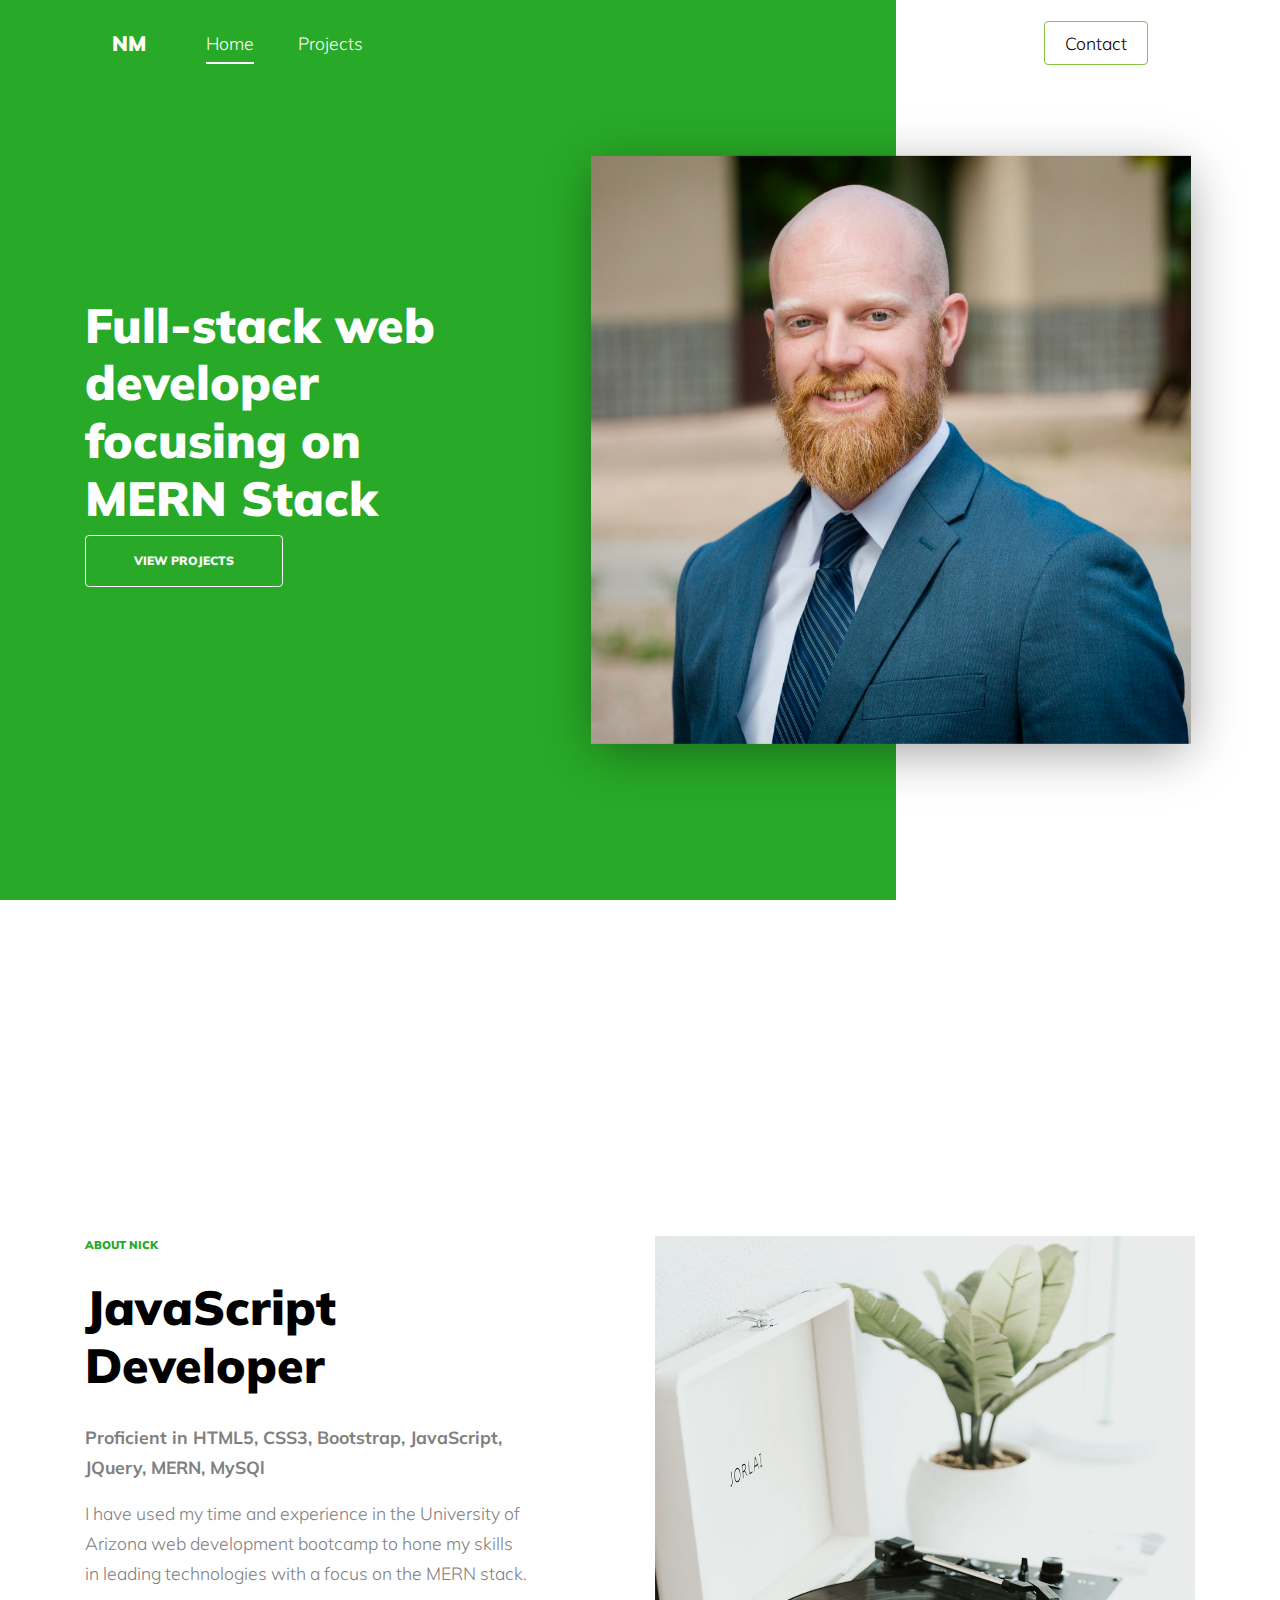
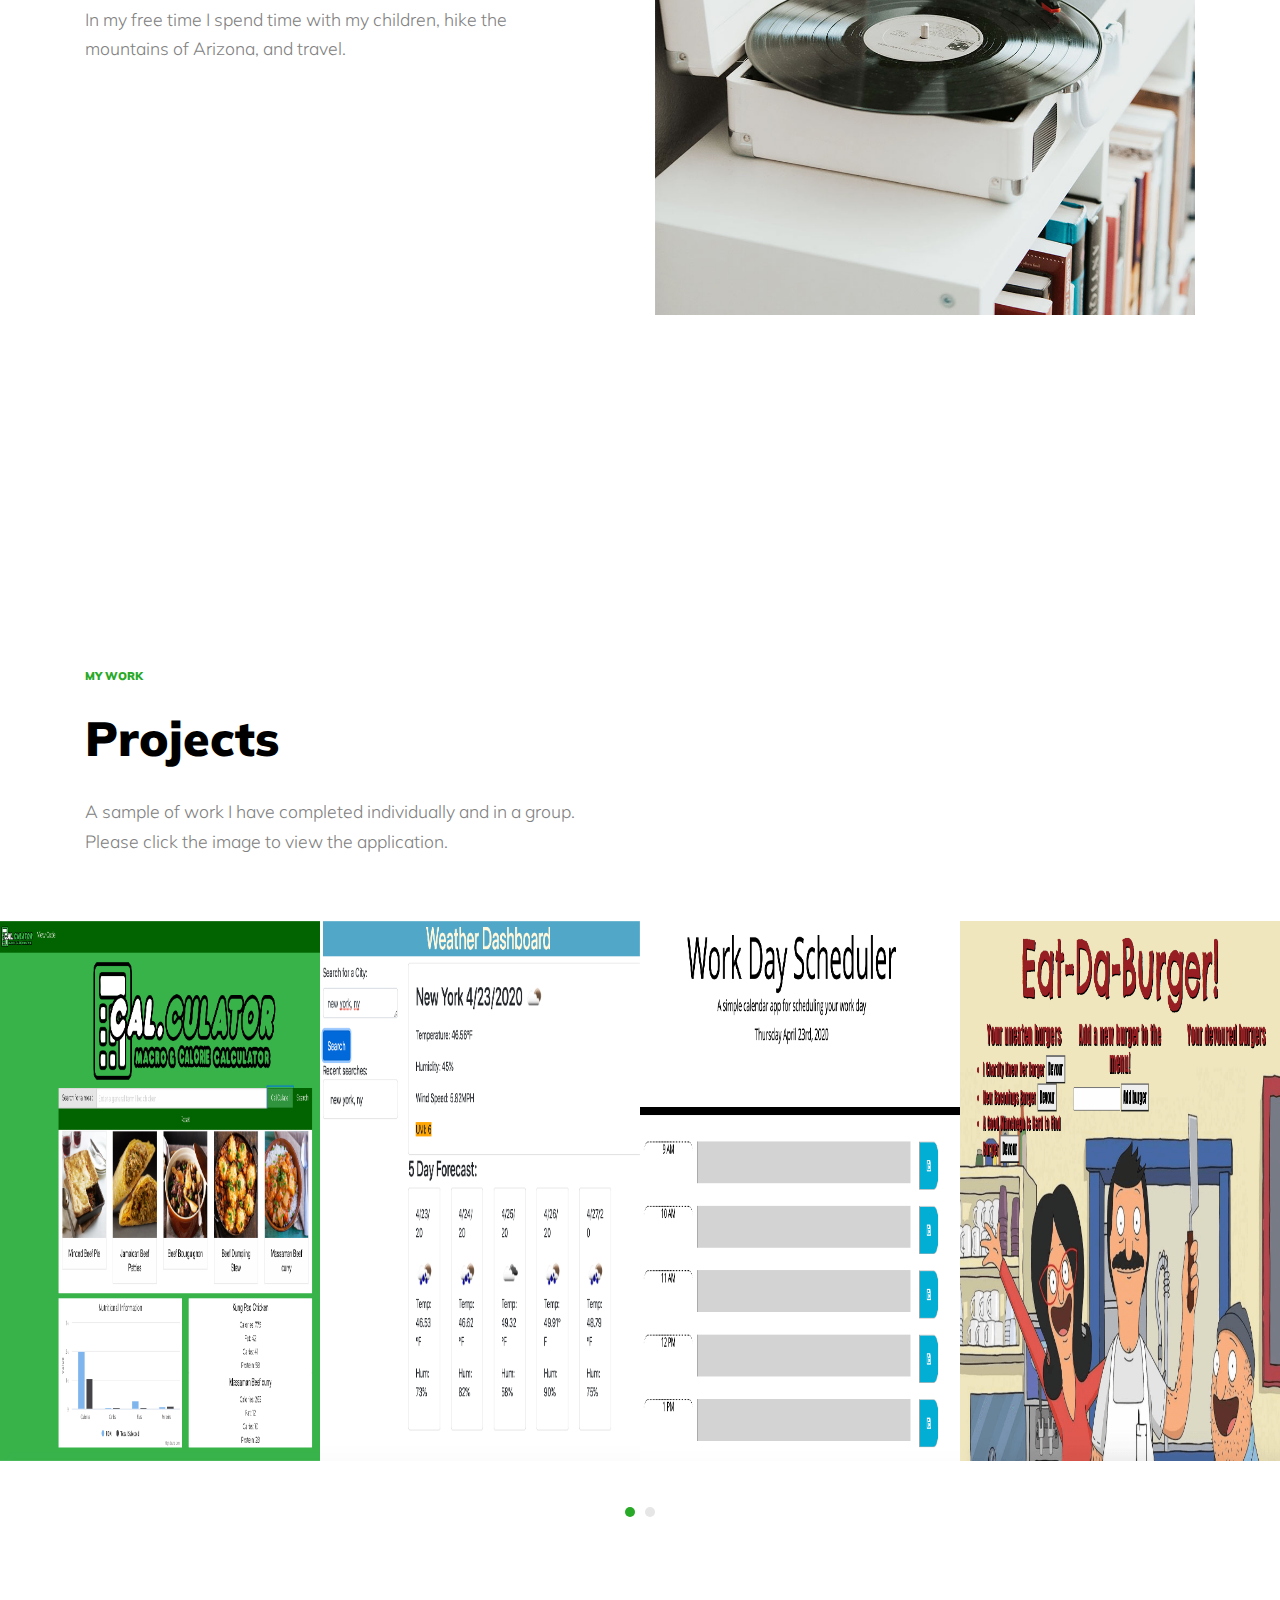
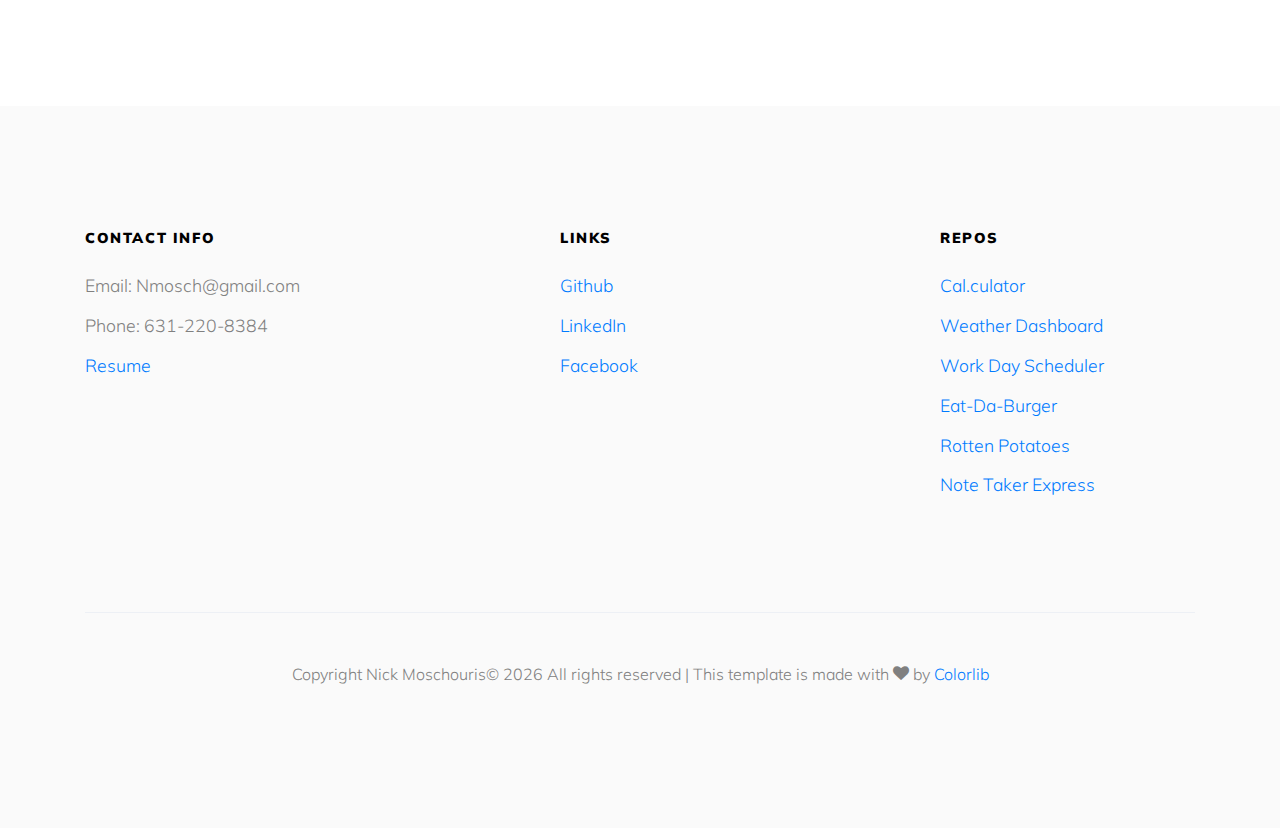
<file: index.html>
<!DOCTYPE html>
<html lang="en">

<head>
  <title>Nick Moschouris &mdash; Full Stack Web Developer</title>
  <meta charset="utf-8">
  <meta name="viewport" content="width=device-width, initial-scale=1, shrink-to-fit=no">
  <link href="https://fonts.googleapis.com/css?family=Muli:300,400,700,900" rel="stylesheet">
  <link rel="stylesheet" href="fonts/icomoon/style.css">
  <link rel="stylesheet" href="css/bootstrap.min.css">
  <link rel="stylesheet" href="css/jquery-ui.css">
  <link rel="stylesheet" href="css/owl.carousel.min.css">
  <link rel="stylesheet" href="css/owl.theme.default.min.css">
  <link rel="stylesheet" href="css/owl.theme.default.min.css">
  <link rel="stylesheet" href="css/jquery.fancybox.min.css">
  <link rel="stylesheet" href="css/bootstrap-datepicker.css">
  <link rel="stylesheet" href="fonts/flaticon/font/flaticon.css">
  <link rel="stylesheet" href="css/aos.css">
  <link rel="stylesheet" href="css/style.css">
</head>

<body data-spy="scroll" data-target=".site-navbar-target" data-offset="300">

  <div class="site-wrap">

    <div class="site-mobile-menu site-navbar-target">
      <div class="site-mobile-menu-header">
        <div class="site-mobile-menu-close mt-3">
          <span class="icon-close2 js-menu-toggle"></span>
        </div>
      </div>
      <div class="site-mobile-menu-body"></div>
    </div>

    <header class="site-navbar py-4 js-sticky-header site-navbar-target" role="banner">

      <div class="container-fluid">
        <div class="d-flex align-items-center">
          <div class="site-logo"><a href="index.html">NM</a></div>
          <div>
            <nav class="site-navigation position-relative text-right" role="navigation">
              <ul class="site-menu main-menu js-clone-nav mr-auto d-none d-lg-block">
                <li><a href="#home-section" class="nav-link">Home</a></li>
                <li><a href="#work-section" class="nav-link">Projects</a></li>

              </ul>
            </nav>
          </div>
          <div class="ml-auto">
            <nav class="site-navigation position-relative text-right" role="navigation">
              <ul class="site-menu main-menu site-menu-dark js-clone-nav mr-auto d-none d-lg-block">
                <li class="cta"><a href="#footer-section" class="nav-link"><span
                      class="rounded border border-success">Contact</span></a></li>
              </ul>
            </nav>
            <a href="#" class="d-inline-block d-lg-none site-menu-toggle js-menu-toggle text-black float-right"><span
                class="icon-menu h3"></span></a>
          </div>
        </div>
      </div>

    </header>

    <div class="intro-section" id="home-section">
      <div class="container">
        <div class="row align-items-center">
          <div class="col-lg-4 mr-auto" data-aos="fade-up">
            <h1>Full-stack web developer focusing on MERN Stack</h1>
            <!-- <p class="mb-5"></p> -->
            <p><a href="#work-section" class="btn btn-outline-light py-3 px-5">View Projects</a></p>

          </div>
          <div class="col-lg-2 ml-auto" data-aos="fade-up" data-aos-delay="100">
            <figure class="img-absolute">
              <img src="images/Prof_pic.jpg" alt="Image" class="img-fluid">
            </figure>
          </div>
        </div>
      </div>
    </div>


    <div class="site-section section-1">


      <div class="container">
        <div class="row">
          <div class="col-lg-5 mr-auto mb-5">

            <div class="mb-5">
              <span class="section-sub-title d-block">About Nick</span>
              <h2 class="section-title">JavaScript Developer</h2>
              <p id="tech">Proficient in HTML5, CSS3, Bootstrap, JavaScript, JQuery, MERN, MySQl</p>
              <p>I have used my time and experience in the University of Arizona web development bootcamp to hone my skills in leading technologies with a focus on the MERN stack.</p>
              <p>In my free time I spend time with my children, hike the mountains of Arizona, and travel.</p>
            </div>


          </div>

          <div class="col-lg-6">
            <div class="image-absolute-box">
              <div class="box" data-aos="fade-up">
                <div class="icon-wrap"><span class="flaticon-vector"></span></div>
                <h3>Value drives Success</h3>
                <blockquote>
                  <p>“Strive not to be a success, but rather to be of value.”</p><cite>- Albert Einstein</cite>
                </blockquote>
              </div>
              <img src="images/about_1.jpg" alt="Image" class="img-fluid">
            </div>
          </div>
        </div>
      </div>
    </div>

    <div class="site-section section-2" id="work-section">
      <div class="container">
        <div class="row">
          <div class="col-lg-6 mb-5">
            <span class="section-sub-title d-block">My Work</span>
            <h2 class="section-title">Projects</h2>
            <p>A sample of work I have completed individually and in a group. Please click the image to view the
              application.</p>
          </div>
        </div>

      </div>

      <div class="owl-carousel nonloop-block-13">

        <a class="work-thumb" href="https://nmosch.github.io/Cal.culator/" target="_blank">
          <div class="work-text">
            <h3>Cal.Culator</h3>
            <span class="category">JavaScript/AJAX/HighCharts/Foundation</span>
            <p class="category">A macronutrient calculating app focusing on fronte end technologies</p>
          </div>
          <img src="./images/Cal-Culator.png" alt="Image" class="img-fluid height">
        </a>

        <a class="work-thumb" href="https://nmosch.github.io/Weather-Dashboard/" target="_blank">
          <div class="work-text">
            <h3>Weather Dashboard</h3>
            <span class="category">JavaScript/AJAX/Local Storage</span>
            <p class="category">A front end app using AJAX to call third part API and return data to the client. Dynamically rendered page.</p>
          </div>
          <img src="images/WeatherDB.png" alt="Image" class="img-fluid height">
        </a>

        <a class="work-thumb" href="https://nmosch.github.io/Work-Day-Scheduluer/" target="_blank">
          <div class="work-text">
            <h3>Work Day Scheduler</h3>
            <span class="category">JavaScript/LocalStorage</span>
            <p class="category">A front end app using Local Storage for persistance.</p>
          </div>
          <img src="images/Scheduler.png" alt="Image" class="img-fluid height">
        </a>

        <a class="work-thumb" href="https://secret-beach-73679.herokuapp.com/" target="_blank">
          <div class="work-text">
            <h3>Eat-Da-Burger!</h3>
            <span class="category">Full Stack/Heroku</span>
            <p class="category">Application allows users to enter in their custom burger and "Devour it". Deployed to Heroku. Using MySQL and RESTful API.</p>
          </div>
          <img src="images/BB2.png" alt="Image" class="img-fluid height">
        </a>

        <a class="work-thumb" href="https://rotten-potatoes-vm3.herokuapp.com/login" target="_blank">
          <div class="work-text">
            <h3>Rotten Potatoes</h3>
            <span class="category">Full Stack/Node.js/MySQL/Express/chart.js</span>
            <p class="category">Full stack app completed with a team. My focus was back end using sequelize to query our database and return customized information to the client. RESTful API calls.</p>
            <p class="category">Please try for yourself!</p>
            <p class="category"> Username: Rottenpotatoes@test.com PW:1234</p>
          </div>
          <img src="images/RP2.png" alt="Image" class="img-fluid height">
        </a>

        <a class="work-thumb" href="https://nicks-note-taker.herokuapp.com/" target="_blank">
          <div class="work-text">
            <h3>Note Taker Express</h3>
            <span class="category">Node.js/Express</span>
            <p class="category">Full stack application focusing on CRUD operators when calling the database.</p>
          </div>
          <img src="images/Note_Taker.png" alt="Image" class="img-fluid height">
        </a>
      </div>

    </div>

    <!-- <div class="site-section" id="contact-section">
      <div class="container">

        <div class="row justify-content-center">
          <div class="col-md-7">

            <h2 class="section-title mb-3">Message Me</h2>
            <p class="mb-5">Please reach out with any questions. I'd be glad to hear from you.</p>

            <form method="post" data-aos="fade">
              <div class="form-group row">
                <div class="col-md-6 mb-3 mb-lg-0">
                  <input type="text" class="form-control" placeholder="First name">
                </div>
                <div class="col-md-6">
                  <input type="text" class="form-control" placeholder="Last name">
                </div>
              </div>

              <div class="form-group row">
                <div class="col-md-12">
                  <input type="text" class="form-control" placeholder="Subject">
                </div>
              </div>

              <div class="form-group row">
                <div class="col-md-12">
                  <input type="email" class="form-control" placeholder="Email">
                </div>
              </div>
              <div class="form-group row">
                <div class="col-md-12">
                  <textarea class="form-control" id="" cols="30" rows="10"
                    placeholder="Write your message here."></textarea>
                </div>
              </div>

              <div class="form-group row">
                <div class="col-md-6">

                  <input id="submitBtn" type="submit" class="btn py-3 px-5 btn-block" value="Send Message">
                </div>
              </div>
            </form>
          </div>
        </div>
      </div>
    </div> -->

    <footer class="footer-section" id="footer-section">
      <div class="container">
        <div class="row">
          <div class="col-md-4">
            <h3>Contact Info</h3>
            <ul class="list-unstyled footer-links">
              <li>Email: Nmosch@gmail.com</li>
              <li>Phone: 631-220-8384</li>
              <li><a href="./documents/Nicholas_Moschouris_Resume.pdf" target="_blank">Resume</a></li>
            </ul>
          </div>

          <div class="col-md-4 ml-auto">
            <h3>Links</h3>
            <ul class="list-unstyled footer-links">
              <li><a href="https://github.com/Nmosch" target="_blank">Github</a></li>
              <li><a href="https://www.linkedin.com/in/nicholas-moschouris" target="_blank">LinkedIn</a></li>
              <li><a href="https://www.facebook.com/nick.moschouris.7" target="_blank">Facebook</a></li>
            </ul>
          </div>

          <div class="col-md-3">
            <h3>Repos</h3>
            <ul class="list-unstyled footer-links">
              <li><a href="https://github.com/Nmosch/Cal.culator" target="_blank">Cal.culator</a></li>
              <li><a href="https://github.com/Nmosch/Weather-Dashboard" target="_blank">Weather Dashboard</a></li>
              <li><a href="https://github.com/Nmosch/Work-Day-Scheduluer" target="_blank">Work Day Scheduler</a></li>
              <li><a href="https://github.com/Nmosch/burger" target="_blank">Eat-Da-Burger</a></li>
              <li><a href="https://github.com/Nmosch/P2_Valar_Morghulis_Movie_Ranker" target="_blank">Rotten
                  Potatoes</a></li>
              <li><a href="https://github.com/Nmosch/Note_Taker" target="_blank">Note Taker Express</a></li>

            </ul>
          </div>

        </div>

        <div class="row pt-5 mt-5 text-center">
          <div class="col-md-12">
            <div class="border-top pt-5">
              <p>
                <!-- Link back to Colorlib can't be removed. Template is licensed under CC BY 3.0. -->
                Copyright Nick Moschouris&copy;
                <script>document.write(new Date().getFullYear());</script> All rights reserved | This template is made
                with <i class="icon-heart" aria-hidden="true"></i> by <a href="https://colorlib.com"
                  target="_blank">Colorlib</a>
                <!-- Link back to Colorlib can't be removed. Template is licensed under CC BY 3.0. -->
              </p>
            </div>
          </div>

        </div>
      </div>
    </footer>



  </div> <!-- .site-wrap -->

  <script src="js/jquery-3.3.1.min.js"></script>
  <script src="js/jquery-migrate-3.0.1.min.js"></script>
  <script src="js/jquery-ui.js"></script>
  <script src="js/popper.min.js"></script>
  <script src="js/bootstrap.min.js"></script>
  <script src="js/owl.carousel.min.js"></script>
  <script src="js/jquery.stellar.min.js"></script>
  <script src="js/jquery.countdown.min.js"></script>
  <script src="js/bootstrap-datepicker.min.js"></script>
  <script src="js/jquery.easing.1.3.js"></script>
  <script src="js/aos.js"></script>
  <script src="js/jquery.fancybox.min.js"></script>
  <script src="js/jquery.sticky.js"></script>
  <script src="js/main.js"></script>

</body>

</html>
</file>
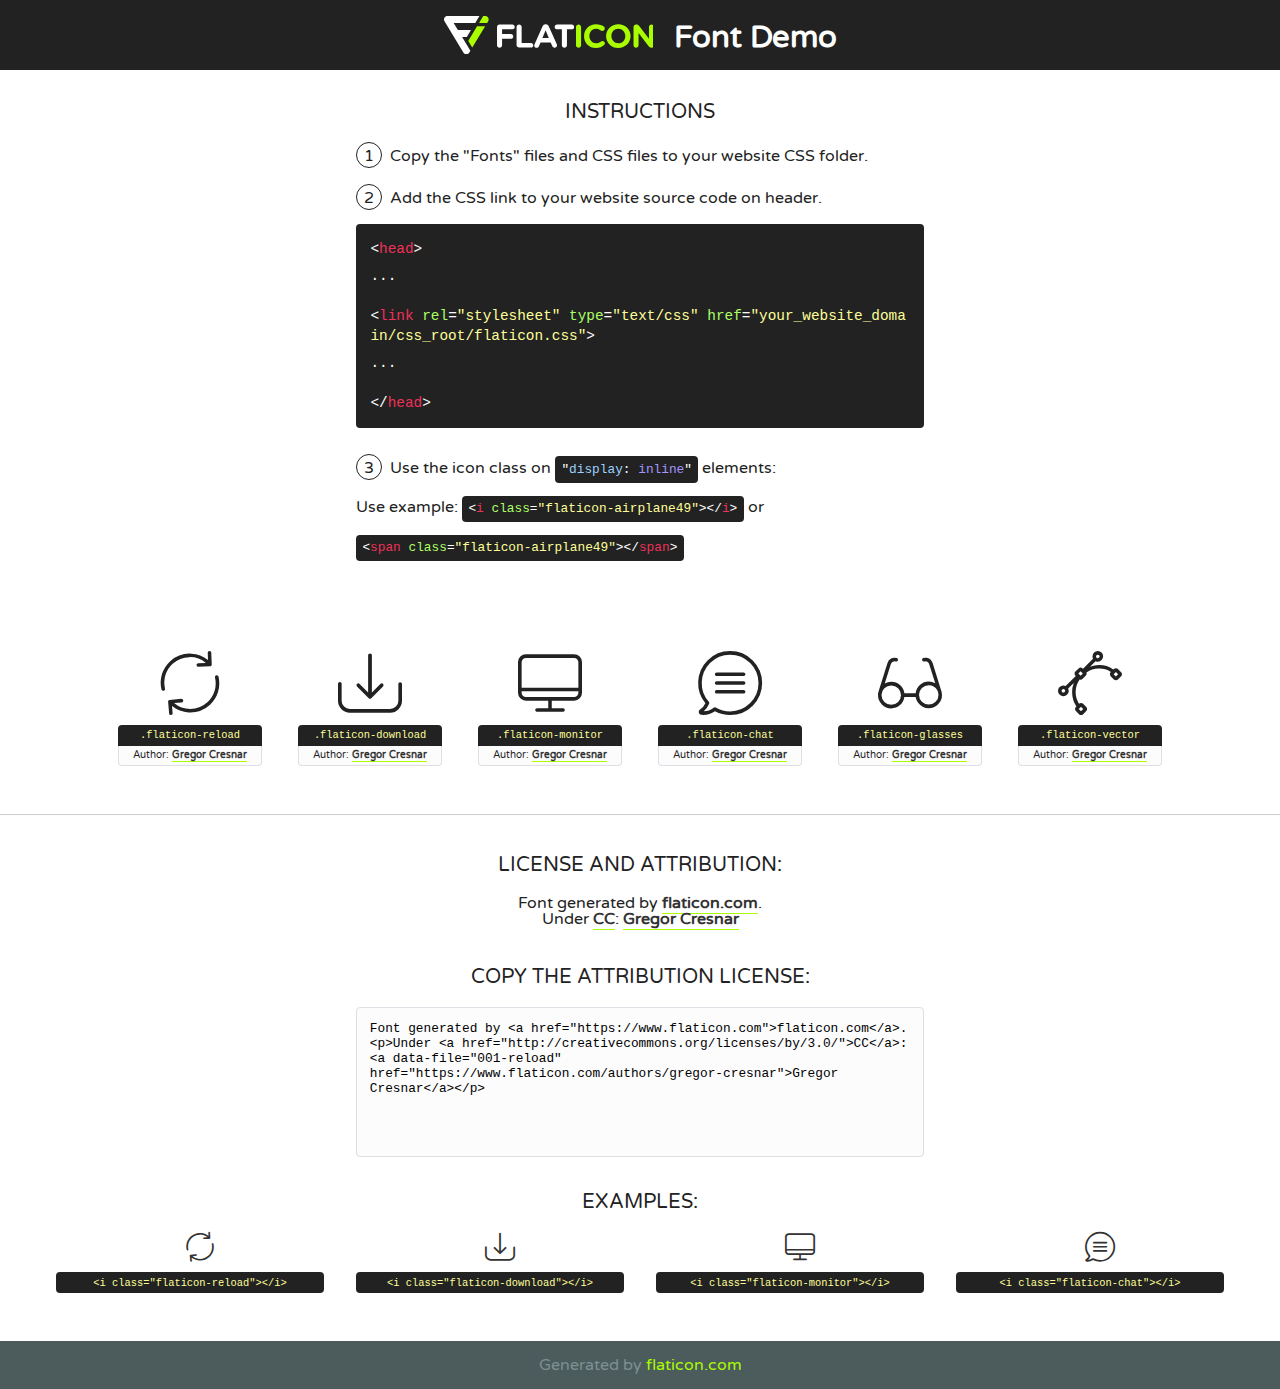
<file: fonts/flaticon/font/flaticon.html>
<!DOCTYPE html>
<!--
  Flaticon icon font: Flaticon
  Creation date: 21/03/2019 11:46
-->
<html>
<!DOCTYPE html>
<html>

<head>
    <title>Flaticon WebFont</title>
    <link href="http://fonts.googleapis.com/css?family=Varela+Round" rel="stylesheet" type="text/css" />
    <link rel="stylesheet" type="text/css" href="flaticon.css">
    <meta charset="UTF-8">
    <style>
    html, body, div, span, applet, object, iframe,
    h1, h2, h3, h4, h5, h6, p, blockquote, pre,
    a, abbr, acronym, address, big, cite, code,
    del, dfn, em, img, ins, kbd, q, s, samp,
    small, strike, strong, sub, sup, tt, var,
    b, u, i, center,
    dl, dt, dd, ol, ul, li,
    fieldset, form, label, legend,
    table, caption, tbody, tfoot, thead, tr, th, td,
    article, aside, canvas, details, embed, 
    figure, figcaption, footer, header, hgroup, 
    menu, nav, output, ruby, section, summary,
    time, mark, audio, video {
        margin: 0;
        padding: 0;
        border: 0;
        font-size: 100%;
        font: inherit;
        vertical-align: baseline;
    }
    /* HTML5 display-role reset for older browsers */
    article, aside, details, figcaption, figure, 
    footer, header, hgroup, menu, nav, section {
        display: block;
    }
    body {
        line-height: 1;
    }
    ol, ul {
        list-style: none;
    }
    blockquote, q {
        quotes: none;
    }
    blockquote:before, blockquote:after,
    q:before, q:after {
        content: '';
        content: none;
    }
    table {
        border-collapse: collapse;
        border-spacing: 0;
    }
    body {
        font-family: 'Varela Round', Helvetica, Arial, sans-serif;
        font-size: 16px;
        color: #222;
    }
    a {
        color: #333;
        border-bottom: 1px solid #a9fd00;
        font-weight: bold;
        text-decoration: none;
    }
    * {
        -moz-box-sizing: border-box;
        -webkit-box-sizing: border-box;
        box-sizing: border-box;
        margin: 0;
        padding: 0;
    }
    [class^="flaticon-"]:before, [class*=" flaticon-"]:before, [class^="flaticon-"]:after, [class*=" flaticon-"]:after {
        font-family: Flaticon;
        font-size: 30px;
        font-style: normal;
        margin-left: 20px;
        color: #333;
    }
    .wrapper {
        max-width: 600px;
        margin: auto;
        padding: 0 1em;
    }
    .title {
        font-size: 1.25em;
        text-align: center;
        margin-bottom: 1em;
        text-transform: uppercase;
    }
    header {
        text-align: center;
        background-color: #222;
        color: #fff;
        padding: 1em;
    }
    header .logo {
        width: 210px;
        height: 38px;
        display: inline-block;
        vertical-align: middle;
        margin-right: 1em;
        border: none;
    }
    header strong {
        font-size: 1.95em;
        font-weight: bold;
        vertical-align: middle;
        margin-top: 5px;
        display: inline-block;
    }
    .demo {
        margin: 2em auto;
        line-height: 1.25em;
    }
    .demo ul li {
        margin-bottom: 1em;
    }
    .demo ul li .num {
        color: #222;
        border-radius: 20px;
        display: inline-block;
        width: 26px;
        padding: 3px;
        height: 26px;
        text-align: center;
        margin-right: 0.5em;
        border: 1px solid #222;
    }
    .demo ul li code {
        background-color: #222;
        border-radius: 4px;
        padding: 0.25em 0.5em;
        display: inline-block;
        color: #fff;
        font-family: Consolas,Monaco,Lucida Console,Liberation Mono,DejaVu Sans Mono,Bitstream Vera Sans Mono,Courier New, monospace;
        font-weight: lighter;
        margin-top: 1em;
        font-size: 0.8em;
        word-break: break-all;
    }
    .demo ul li code.big {
        padding: 1em;
        font-size: 0.9em;
    }
    .demo ul li code .red {
        color: #EF3159;
    }
    .demo ul li code .green {
        color: #ACFF65;
    }
    .demo ul li code .yellow {
        color: #FFFF99;
    }
    .demo ul li code .blue {
        color: #99D3FF;
    }
    .demo ul li code .purple {
        color: #A295FF;
    }
    .demo ul li code .dots {
        margin-top: 0.5em;
        display: block;
    }
    #glyphs {
        border-bottom: 1px solid #ccc;
        padding: 2em 0;
        text-align: center;
    }
    .glyph {
        display: inline-block;
        width: 9em;
        margin: 1em;
        text-align: center;
        vertical-align: top;
        background: #FFF;
    }
    .glyph .glyph-icon {
        padding: 10px;
        display: block;
        font-family:"Flaticon";
        font-size: 64px;
        line-height: 1;
    }
    .glyph .glyph-icon:before {
        font-size: 64px;
        color: #222;
        margin-left: 0;
    }
    .class-name {
        font-size: 0.65em;
        background-color: #222;
        color: #fff;
        border-radius: 4px 4px 0 0;
        padding: 0.5em;
        color: #FFFF99;
        font-family: Consolas,Monaco,Lucida Console,Liberation Mono,DejaVu Sans Mono,Bitstream Vera Sans Mono,Courier New, monospace;
    }
    .author-name {
        font-size: 0.6em;
        background-color: #fcfcfd;
        border: 1px solid #DEDEE4;
        border-top: 0;
        border-radius: 0 0 4px 4px;
        padding: 0.5em;
    }
    .class-name:last-child {
        font-size: 10px;
        color:#888;
    }
    .class-name:last-child a {
        font-size: 10px;
        color:#555;
    }
    .class-name:last-child a:hover {
        color:#a9fd00;
    }
    .glyph > input {
        display: block;
        width: 100px;
        margin: 5px auto;
        text-align: center;
        font-size: 12px;
        cursor: text;
    }
    .glyph > input.icon-input {
        font-family:"Flaticon";
        font-size: 16px;
        margin-bottom: 10px;
    }
    .attribution .title {
        margin-top: 2em;
    }
    .attribution textarea {
        background-color: #fcfcfd;
        padding: 1em;
        border: none;
        box-shadow: none;
        border: 1px solid #DEDEE4;
        border-radius: 4px;
        resize: none;
        width: 100%;
        height: 150px;
        font-size: 0.8em;
        font-family: Consolas,Monaco,Lucida Console,Liberation Mono,DejaVu Sans Mono,Bitstream Vera Sans Mono,Courier New, monospace;
        -webkit-appearance: none;
    }
    .iconsuse {
        margin: 2em auto;
        text-align: center;
        max-width: 1200px;
    }
    .iconsuse:after {
        content: '';
        display: table;
        clear: both;
    }
    .iconsuse .image {
        float: left;
        width: 25%;
        padding: 0 1em;
    }
    .iconsuse .image p {
        margin-bottom: 1em;
    }
    .iconsuse .image span {
        display: block;
        font-size: 0.65em;
        background-color: #222;
        color: #fff;
        border-radius: 4px;
        padding: 0.5em;
        color: #FFFF99;
        margin-top: 1em;
        font-family: Consolas,Monaco,Lucida Console,Liberation Mono,DejaVu Sans Mono,Bitstream Vera Sans Mono,Courier New, monospace;
    }
    #footer {
        text-align: center;
        background-color: #4C5B5C;
        color: #7c9192;
        padding: 1em;
    }
    #footer a {
        border: none;
        color: #a9fd00;
        font-weight: normal;
    }
    @media (max-width: 960px) {
        .iconsuse .image {
            width: 50%;
        }
    }
    @media (max-width: 560px) {
        .iconsuse .image {
            width: 100%;
        }
    }
    </style>
</head>

<body class="characters-off">

    <header>
        <a href="https://www.flaticon.com" target="_blank" class="logo">
            <svg version="1.1" xmlns="http://www.w3.org/2000/svg" xmlns:xlink="http://www.w3.org/1999/xlink" xmlns:a="http://ns.adobe.com/AdobeSVGViewerExtensions/3.0/" viewBox="0 0 560.875 102.036" enable-background="new 0 0 560.875 102.036" xml:space="preserve">
                <defs>
                </defs>
                <g>
                    <g class="letters">
                        <path fill="#ffffff" d="M141.596,29.675c0-3.777,2.985-6.767,6.764-6.767h34.438c3.426,0,6.15,2.728,6.15,6.15
                        c0,3.43-2.724,6.149-6.15,6.149h-27.674v13.091h23.719c3.429,0,6.151,2.724,6.151,6.15c0,3.43-2.723,6.149-6.151,6.149h-23.719
                        v17.574c0,3.773-2.986,6.761-6.764,6.761c-3.779,0-6.764-2.989-6.764-6.761V29.675z"></path>
                        <path fill="#ffffff" d="M193.844,29.149c0-3.781,2.985-6.767,6.764-6.767c3.776,0,6.763,2.985,6.763,6.767v42.957h25.039
                        c3.426,0,6.149,2.726,6.149,6.153c0,3.425-2.723,6.15-6.149,6.15h-31.802c-3.779,0-6.764-2.986-6.764-6.768V29.149z"></path>
                        <path fill="#ffffff" d="M241.891,75.71l21.438-48.407c1.492-3.341,4.215-5.357,7.906-5.357h0.792
                        c3.686,0,6.323,2.017,7.815,5.357l21.439,48.407c0.436,0.967,0.701,1.845,0.701,2.723c0,3.602-2.809,6.501-6.414,6.501
                        c-3.161,0-5.269-1.845-6.499-4.655l-4.132-9.661h-27.059l-4.301,10.102c-1.144,2.631-3.426,4.214-6.237,4.214
                        c-3.517,0-6.24-2.81-6.24-6.325C241.1,77.64,241.451,76.677,241.891,75.71z M279.932,58.666l-8.521-20.297l-8.526,20.297H279.932
                        z"></path>
                        <path fill="#ffffff" d="M314.864,35.387H301.86c-3.429,0-6.239-2.813-6.239-6.238c0-3.429,2.811-6.24,6.239-6.24h39.533
                        c3.426,0,6.237,2.811,6.237,6.24c0,3.425-2.811,6.238-6.237,6.238h-13.001v42.785c0,3.773-2.99,6.761-6.764,6.761
                        c-3.779,0-6.764-2.989-6.764-6.761V35.387z"></path>
                        <path fill="#A9FD00" d="M352.615,29.149c0-3.781,2.985-6.767,6.767-6.767c3.774,0,6.761,2.985,6.761,6.767v49.024
                        c0,3.773-2.987,6.761-6.761,6.761c-3.781,0-6.767-2.989-6.767-6.761V29.149z"></path>
                        <path fill="#A9FD00" d="M374.132,53.836v-0.179c0-17.481,13.178-31.801,32.065-31.801c9.22,0,15.459,2.458,20.557,6.238
                        c1.402,1.054,2.637,2.985,2.637,5.357c0,3.692-2.985,6.59-6.681,6.59c-1.845,0-3.071-0.702-4.044-1.319
                        c-3.776-2.813-7.729-4.393-12.562-4.393c-10.364,0-17.831,8.611-17.831,19.154v0.173c0,10.542,7.291,19.329,17.831,19.329
                        c5.715,0,9.492-1.756,13.359-4.834c1.049-0.874,2.458-1.491,4.039-1.491c3.429,0,6.325,2.813,6.325,6.236
                        c0,2.106-1.056,3.78-2.282,4.834c-5.539,4.834-12.036,7.733-21.878,7.733C387.572,85.464,374.132,71.493,374.132,53.836z"></path>
                        <path fill="#A9FD00" d="M433.009,53.836v-0.179c0-17.481,13.79-31.801,32.766-31.801c18.981,0,32.592,14.143,32.592,31.628v0.173
                        c0,17.483-13.785,31.807-32.769,31.807C446.625,85.464,433.009,71.32,433.009,53.836z M484.224,53.836v-0.179
                        c0-10.539-7.725-19.326-18.626-19.326c-10.893,0-18.449,8.611-18.449,19.154v0.173c0,10.542,7.73,19.329,18.626,19.329
                        C476.676,72.986,484.224,64.378,484.224,53.836z"></path>
                        <path fill="#A9FD00" d="M506.233,29.321c0-3.774,2.99-6.763,6.767-6.763h1.401c3.252,0,5.183,1.583,7.029,3.953l26.093,34.265
                        V29.059c0-3.692,2.99-6.677,6.681-6.677c3.683,0,6.671,2.985,6.671,6.677v48.934c0,3.78-2.987,6.765-6.764,6.765h-0.436
                        c-3.257,0-5.188-1.581-7.034-3.953l-27.056-35.492v32.944c0,3.687-2.985,6.676-6.678,6.676c-3.683,0-6.673-2.989-6.673-6.676
                        V29.321z"></path>
                    </g>
                    <g class="insignia">
                        <path fill="#ffffff" d="M48.372,56.137h12.517l11.156-18.537H37.186L25.688,18.539h57.825L94.668,0H9.271
                        C5.925,0,2.842,1.801,1.198,4.716c-1.644,2.907-1.593,6.482,0.134,9.343l50.38,83.501c1.678,2.781,4.689,4.476,7.938,4.476
                        c3.246,0,6.257-1.695,7.935-4.476l2.898-4.804L48.372,56.137z"></path>
                        <g class="i">
                            <path fill="#A9FD00" d="M93.575,18.539h0.031v0.004l21.652,0.004l2.705-4.488c1.727-2.861,1.778-6.436,0.133-9.343
                            C116.454,1.801,113.371,0,110.026,0h-5.294L93.575,18.539z"></path>
                            <polygon fill="#A9FD00" points="88.291,27.356 64.725,66.486 75.519,84.404 109.942,27.356"></polygon>
                        </g>
                    </g>
                </g>
            </svg>
        </a>
        <strong>Font Demo</strong>
    </header>


    <section class="demo wrapper">

        <p class="title">Instructions</p>

        <ul>
            <li>
                <span class="num">1</span>Copy the "Fonts" files and CSS files to your website CSS folder.
            </li>
            <li>
                <span class="num">2</span>Add the CSS link to your website source code on header.
                <code class="big">
                    &lt;<span class="red">head</span>&gt;
                    <br/><span class="dots">...</span>
                    <br/>&lt;<span class="red">link</span> <span class="green">rel</span>=<span class="yellow">"stylesheet"</span> <span class="green">type</span>=<span class="yellow">"text/css"</span> <span class="green">href</span>=<span class="yellow">"your_website_domain/css_root/flaticon.css"</span>&gt;
                    <br/><span class="dots">...</span>
                    <br/>&lt;/<span class="red">head</span>&gt;
                </code>
            </li>

            <li>
                <p>
                    <span class="num">3</span>Use the icon class on <code>"<span class="blue">display</span>:<span class="purple"> inline</span>"</code> elements:
                    <br />
                    Use example: <code>&lt;<span class="red">i</span> <span class="green">class</span>=<span class="yellow">&quot;flaticon-airplane49&quot;</span>&gt;&lt;/<span class="red">i</span>&gt;</code> or <code>&lt;<span class="red">span</span> <span class="green">class</span>=<span class="yellow">&quot;flaticon-airplane49&quot;</span>&gt;&lt;/<span class="red">span</span>&gt;</code>
            </li>
        </ul>

    </section>




   <section id="glyphs">          
    
      
        <div class="glyph"><div class="glyph-icon flaticon-reload"></div>
            <div class="class-name">.flaticon-reload</div>
            <div class="author-name">Author: <a data-file="001-reload" href="https://www.flaticon.com/authors/gregor-cresnar">Gregor Cresnar</a> </div> 
        </div>        
        
        <div class="glyph"><div class="glyph-icon flaticon-download"></div>
            <div class="class-name">.flaticon-download</div>
            <div class="author-name">Author: <a data-file="002-download" href="https://www.flaticon.com/authors/gregor-cresnar">Gregor Cresnar</a> </div> 
        </div>        
        
        <div class="glyph"><div class="glyph-icon flaticon-monitor"></div>
            <div class="class-name">.flaticon-monitor</div>
            <div class="author-name">Author: <a data-file="003-monitor" href="https://www.flaticon.com/authors/gregor-cresnar">Gregor Cresnar</a> </div> 
        </div>        
        
        <div class="glyph"><div class="glyph-icon flaticon-chat"></div>
            <div class="class-name">.flaticon-chat</div>
            <div class="author-name">Author: <a data-file="004-chat" href="https://www.flaticon.com/authors/gregor-cresnar">Gregor Cresnar</a> </div> 
        </div>        
        
        <div class="glyph"><div class="glyph-icon flaticon-glasses"></div>
            <div class="class-name">.flaticon-glasses</div>
            <div class="author-name">Author: <a data-file="005-glasses" href="https://www.flaticon.com/authors/gregor-cresnar">Gregor Cresnar</a> </div> 
        </div>        
        
        <div class="glyph"><div class="glyph-icon flaticon-vector"></div>
            <div class="class-name">.flaticon-vector</div>
            <div class="author-name">Author: <a data-file="006-vector" href="https://www.flaticon.com/authors/gregor-cresnar">Gregor Cresnar</a> </div> 
        </div>        
        

    </section>



    <section class="attribution wrapper"   style="text-align:center;">

      <div class="title">License and attribution:</div><div class="attrDiv">Font generated by <a href="https://www.flaticon.com">flaticon.com</a>. <div><p>Under <a href="http://creativecommons.org/licenses/by/3.0/">CC</a>: <a data-file="001-reload" href="https://www.flaticon.com/authors/gregor-cresnar">Gregor Cresnar</a></p>  </div>
      </div>
      <div class="title">Copy the Attribution License:</div>

    <textarea onclick="this.focus();this.select();">Font generated by &lt;a href=&quot;https://www.flaticon.com&quot;&gt;flaticon.com&lt;/a&gt;. <p>Under <a href="http://creativecommons.org/licenses/by/3.0/">CC</a>: <a data-file="001-reload" href="https://www.flaticon.com/authors/gregor-cresnar">Gregor Cresnar</a></p>  
     </textarea>

    </section>

    <section class="iconsuse">

          <div class="title">Examples:</div>            
             
            <div class="image">
                <p>
                    <i class="glyph-icon flaticon-reload"></i> 
                    <span>&lt;i class=&quot;flaticon-reload&quot;&gt;&lt;/i&gt;</span>
                </p>
            </div>
            
            <div class="image">
                <p>
                    <i class="glyph-icon flaticon-download"></i> 
                    <span>&lt;i class=&quot;flaticon-download&quot;&gt;&lt;/i&gt;</span>
                </p>
            </div>
            
            <div class="image">
                <p>
                    <i class="glyph-icon flaticon-monitor"></i> 
                    <span>&lt;i class=&quot;flaticon-monitor&quot;&gt;&lt;/i&gt;</span>
                </p>
            </div>
            
            <div class="image">
                <p>
                    <i class="glyph-icon flaticon-chat"></i> 
                    <span>&lt;i class=&quot;flaticon-chat&quot;&gt;&lt;/i&gt;</span>
                </p>
            </div>
                       
        </div>
                            
    </section>

<div id="footer">
    <div>Generated by <a href="https://www.flaticon.com">flaticon.com</a>
    </div>
</div>



</body>
</html>
</file>
<file: fonts/icomoon/style.css>
@font-face {
  font-family: 'icomoon';
  src:  url('fonts/icomoon.eot?10si43');
  src:  url('fonts/icomoon.eot?10si43#iefix') format('embedded-opentype'),
    url('fonts/icomoon.ttf?10si43') format('truetype'),
    url('fonts/icomoon.woff?10si43') format('woff'),
    url('fonts/icomoon.svg?10si43#icomoon') format('svg');
  font-weight: normal;
  font-style: normal;
}

[class^="icon-"], [class*=" icon-"] {
  /* use !important to prevent issues with browser extensions that change fonts */
  font-family: 'icomoon' !important;
  speak: none;
  font-style: normal;
  font-weight: normal;
  font-variant: normal;
  text-transform: none;
  line-height: 1;

  /* Better Font Rendering =========== */
  -webkit-font-smoothing: antialiased;
  -moz-osx-font-smoothing: grayscale;
}

.icon-asterisk:before {
  content: "\f069";
}
.icon-plus:before {
  content: "\f067";
}
.icon-question:before {
  content: "\f128";
}
.icon-minus:before {
  content: "\f068";
}
.icon-glass:before {
  content: "\f000";
}
.icon-music:before {
  content: "\f001";
}
.icon-search:before {
  content: "\f002";
}
.icon-envelope-o:before {
  content: "\f003";
}
.icon-heart:before {
  content: "\f004";
}
.icon-star:before {
  content: "\f005";
}
.icon-star-o:before {
  content: "\f006";
}
.icon-user:before {
  content: "\f007";
}
.icon-film:before {
  content: "\f008";
}
.icon-th-large:before {
  content: "\f009";
}
.icon-th:before {
  content: "\f00a";
}
.icon-th-list:before {
  content: "\f00b";
}
.icon-check:before {
  content: "\f00c";
}
.icon-close:before {
  content: "\f00d";
}
.icon-remove:before {
  content: "\f00d";
}
.icon-times:before {
  content: "\f00d";
}
.icon-search-plus:before {
  content: "\f00e";
}
.icon-search-minus:before {
  content: "\f010";
}
.icon-power-off:before {
  content: "\f011";
}
.icon-signal:before {
  content: "\f012";
}
.icon-cog:before {
  content: "\f013";
}
.icon-gear:before {
  content: "\f013";
}
.icon-trash-o:before {
  content: "\f014";
}
.icon-home:before {
  content: "\f015";
}
.icon-file-o:before {
  content: "\f016";
}
.icon-clock-o:before {
  content: "\f017";
}
.icon-road:before {
  content: "\f018";
}
.icon-download:before {
  content: "\f019";
}
.icon-arrow-circle-o-down:before {
  content: "\f01a";
}
.icon-arrow-circle-o-up:before {
  content: "\f01b";
}
.icon-inbox:before {
  content: "\f01c";
}
.icon-play-circle-o:before {
  content: "\f01d";
}
.icon-repeat:before {
  content: "\f01e";
}
.icon-rotate-right:before {
  content: "\f01e";
}
.icon-refresh:before {
  content: "\f021";
}
.icon-list-alt:before {
  content: "\f022";
}
.icon-lock:before {
  content: "\f023";
}
.icon-flag:before {
  content: "\f024";
}
.icon-headphones:before {
  content: "\f025";
}
.icon-volume-off:before {
  content: "\f026";
}
.icon-volume-down:before {
  content: "\f027";
}
.icon-volume-up:before {
  content: "\f028";
}
.icon-qrcode:before {
  content: "\f029";
}
.icon-barcode:before {
  content: "\f02a";
}
.icon-tag:before {
  content: "\f02b";
}
.icon-tags:before {
  content: "\f02c";
}
.icon-book:before {
  content: "\f02d";
}
.icon-bookmark:before {
  content: "\f02e";
}
.icon-print:before {
  content: "\f02f";
}
.icon-camera:before {
  content: "\f030";
}
.icon-font:before {
  content: "\f031";
}
.icon-bold:before {
  content: "\f032";
}
.icon-italic:before {
  content: "\f033";
}
.icon-text-height:before {
  content: "\f034";
}
.icon-text-width:before {
  content: "\f035";
}
.icon-align-left:before {
  content: "\f036";
}
.icon-align-center:before {
  content: "\f037";
}
.icon-align-right:before {
  content: "\f038";
}
.icon-align-justify:before {
  content: "\f039";
}
.icon-list:before {
  content: "\f03a";
}
.icon-dedent:before {
  content: "\f03b";
}
.icon-outdent:before {
  content: "\f03b";
}
.icon-indent:before {
  content: "\f03c";
}
.icon-video-camera:before {
  content: "\f03d";
}
.icon-image:before {
  content: "\f03e";
}
.icon-photo:before {
  content: "\f03e";
}
.icon-picture-o:before {
  content: "\f03e";
}
.icon-pencil:before {
  content: "\f040";
}
.icon-map-marker:before {
  content: "\f041";
}
.icon-adjust:before {
  content: "\f042";
}
.icon-tint:before {
  content: "\f043";
}
.icon-edit:before {
  content: "\f044";
}
.icon-pencil-square-o:before {
  content: "\f044";
}
.icon-share-square-o:before {
  content: "\f045";
}
.icon-check-square-o:before {
  content: "\f046";
}
.icon-arrows:before {
  content: "\f047";
}
.icon-step-backward:before {
  content: "\f048";
}
.icon-fast-backward:before {
  content: "\f049";
}
.icon-backward:before {
  content: "\f04a";
}
.icon-play:before {
  content: "\f04b";
}
.icon-pause:before {
  content: "\f04c";
}
.icon-stop:before {
  content: "\f04d";
}
.icon-forward:before {
  content: "\f04e";
}
.icon-fast-forward:before {
  content: "\f050";
}
.icon-step-forward:before {
  content: "\f051";
}
.icon-eject:before {
  content: "\f052";
}
.icon-chevron-left:before {
  content: "\f053";
}
.icon-chevron-right:before {
  content: "\f054";
}
.icon-plus-circle:before {
  content: "\f055";
}
.icon-minus-circle:before {
  content: "\f056";
}
.icon-times-circle:before {
  content: "\f057";
}
.icon-check-circle:before {
  content: "\f058";
}
.icon-question-circle:before {
  content: "\f059";
}
.icon-info-circle:before {
  content: "\f05a";
}
.icon-crosshairs:before {
  content: "\f05b";
}
.icon-times-circle-o:before {
  content: "\f05c";
}
.icon-check-circle-o:before {
  content: "\f05d";
}
.icon-ban:before {
  content: "\f05e";
}
.icon-arrow-left:before {
  content: "\f060";
}
.icon-arrow-right:before {
  content: "\f061";
}
.icon-arrow-up:before {
  content: "\f062";
}
.icon-arrow-down:before {
  content: "\f063";
}
.icon-mail-forward:before {
  content: "\f064";
}
.icon-share:before {
  content: "\f064";
}
.icon-expand:before {
  content: "\f065";
}
.icon-compress:before {
  content: "\f066";
}
.icon-exclamation-circle:before {
  content: "\f06a";
}
.icon-gift:before {
  content: "\f06b";
}
.icon-leaf:before {
  content: "\f06c";
}
.icon-fire:before {
  content: "\f06d";
}
.icon-eye:before {
  content: "\f06e";
}
.icon-eye-slash:before {
  content: "\f070";
}
.icon-exclamation-triangle:before {
  content: "\f071";
}
.icon-warning:before {
  content: "\f071";
}
.icon-plane:before {
  content: "\f072";
}
.icon-calendar:before {
  content: "\f073";
}
.icon-random:before {
  content: "\f074";
}
.icon-comment:before {
  content: "\f075";
}
.icon-magnet:before {
  content: "\f076";
}
.icon-chevron-up:before {
  content: "\f077";
}
.icon-chevron-down:before {
  content: "\f078";
}
.icon-retweet:before {
  content: "\f079";
}
.icon-shopping-cart:before {
  content: "\f07a";
}
.icon-folder:before {
  content: "\f07b";
}
.icon-folder-open:before {
  content: "\f07c";
}
.icon-arrows-v:before {
  content: "\f07d";
}
.icon-arrows-h:before {
  content: "\f07e";
}
.icon-bar-chart:before {
  content: "\f080";
}
.icon-bar-chart-o:before {
  content: "\f080";
}
.icon-twitter-square:before {
  content: "\f081";
}
.icon-facebook-square:before {
  content: "\f082";
}
.icon-camera-retro:before {
  content: "\f083";
}
.icon-key:before {
  content: "\f084";
}
.icon-cogs:before {
  content: "\f085";
}
.icon-gears:before {
  content: "\f085";
}
.icon-comments:before {
  content: "\f086";
}
.icon-thumbs-o-up:before {
  content: "\f087";
}
.icon-thumbs-o-down:before {
  content: "\f088";
}
.icon-star-half:before {
  content: "\f089";
}
.icon-heart-o:before {
  content: "\f08a";
}
.icon-sign-out:before {
  content: "\f08b";
}
.icon-linkedin-square:before {
  content: "\f08c";
}
.icon-thumb-tack:before {
  content: "\f08d";
}
.icon-external-link:before {
  content: "\f08e";
}
.icon-sign-in:before {
  content: "\f090";
}
.icon-trophy:before {
  content: "\f091";
}
.icon-github-square:before {
  content: "\f092";
}
.icon-upload:before {
  content: "\f093";
}
.icon-lemon-o:before {
  content: "\f094";
}
.icon-phone:before {
  content: "\f095";
}
.icon-square-o:before {
  content: "\f096";
}
.icon-bookmark-o:before {
  content: "\f097";
}
.icon-phone-square:before {
  content: "\f098";
}
.icon-twitter:before {
  content: "\f099";
}
.icon-facebook:before {
  content: "\f09a";
}
.icon-facebook-f:before {
  content: "\f09a";
}
.icon-github:before {
  content: "\f09b";
}
.icon-unlock:before {
  content: "\f09c";
}
.icon-credit-card:before {
  content: "\f09d";
}
.icon-feed:before {
  content: "\f09e";
}
.icon-rss:before {
  content: "\f09e";
}
.icon-hdd-o:before {
  content: "\f0a0";
}
.icon-bullhorn:before {
  content: "\f0a1";
}
.icon-bell-o:before {
  content: "\f0a2";
}
.icon-certificate:before {
  content: "\f0a3";
}
.icon-hand-o-right:before {
  content: "\f0a4";
}
.icon-hand-o-left:before {
  content: "\f0a5";
}
.icon-hand-o-up:before {
  content: "\f0a6";
}
.icon-hand-o-down:before {
  content: "\f0a7";
}
.icon-arrow-circle-left:before {
  content: "\f0a8";
}
.icon-arrow-circle-right:before {
  content: "\f0a9";
}
.icon-arrow-circle-up:before {
  content: "\f0aa";
}
.icon-arrow-circle-down:before {
  content: "\f0ab";
}
.icon-globe:before {
  content: "\f0ac";
}
.icon-wrench:before {
  content: "\f0ad";
}
.icon-tasks:before {
  content: "\f0ae";
}
.icon-filter:before {
  content: "\f0b0";
}
.icon-briefcase:before {
  content: "\f0b1";
}
.icon-arrows-alt:before {
  content: "\f0b2";
}
.icon-group:before {
  content: "\f0c0";
}
.icon-users:before {
  content: "\f0c0";
}
.icon-chain:before {
  content: "\f0c1";
}
.icon-link:before {
  content: "\f0c1";
}
.icon-cloud:before {
  content: "\f0c2";
}
.icon-flask:before {
  content: "\f0c3";
}
.icon-cut:before {
  content: "\f0c4";
}
.icon-scissors:before {
  content: "\f0c4";
}
.icon-copy:before {
  content: "\f0c5";
}
.icon-files-o:before {
  content: "\f0c5";
}
.icon-paperclip:before {
  content: "\f0c6";
}
.icon-floppy-o:before {
  content: "\f0c7";
}
.icon-save:before {
  content: "\f0c7";
}
.icon-square:before {
  content: "\f0c8";
}
.icon-bars:before {
  content: "\f0c9";
}
.icon-navicon:before {
  content: "\f0c9";
}
.icon-reorder:before {
  content: "\f0c9";
}
.icon-list-ul:before {
  content: "\f0ca";
}
.icon-list-ol:before {
  content: "\f0cb";
}
.icon-strikethrough:before {
  content: "\f0cc";
}
.icon-underline:before {
  content: "\f0cd";
}
.icon-table:before {
  content: "\f0ce";
}
.icon-magic:before {
  content: "\f0d0";
}
.icon-truck:before {
  content: "\f0d1";
}
.icon-pinterest:before {
  content: "\f0d2";
}
.icon-pinterest-square:before {
  content: "\f0d3";
}
.icon-google-plus-square:before {
  content: "\f0d4";
}
.icon-google-plus:before {
  content: "\f0d5";
}
.icon-money:before {
  content: "\f0d6";
}
.icon-caret-down:before {
  content: "\f0d7";
}
.icon-caret-up:before {
  content: "\f0d8";
}
.icon-caret-left:before {
  content: "\f0d9";
}
.icon-caret-right:before {
  content: "\f0da";
}
.icon-columns:before {
  content: "\f0db";
}
.icon-sort:before {
  content: "\f0dc";
}
.icon-unsorted:before {
  content: "\f0dc";
}
.icon-sort-desc:before {
  content: "\f0dd";
}
.icon-sort-down:before {
  content: "\f0dd";
}
.icon-sort-asc:before {
  content: "\f0de";
}
.icon-sort-up:before {
  content: "\f0de";
}
.icon-envelope:before {
  content: "\f0e0";
}
.icon-linkedin:before {
  content: "\f0e1";
}
.icon-rotate-left:before {
  content: "\f0e2";
}
.icon-undo:before {
  content: "\f0e2";
}
.icon-gavel:before {
  content: "\f0e3";
}
.icon-legal:before {
  content: "\f0e3";
}
.icon-dashboard:before {
  content: "\f0e4";
}
.icon-tachometer:before {
  content: "\f0e4";
}
.icon-comment-o:before {
  content: "\f0e5";
}
.icon-comments-o:before {
  content: "\f0e6";
}
.icon-bolt:before {
  content: "\f0e7";
}
.icon-flash:before {
  content: "\f0e7";
}
.icon-sitemap:before {
  content: "\f0e8";
}
.icon-umbrella:before {
  content: "\f0e9";
}
.icon-clipboard:before {
  content: "\f0ea";
}
.icon-paste:before {
  content: "\f0ea";
}
.icon-lightbulb-o:before {
  content: "\f0eb";
}
.icon-exchange:before {
  content: "\f0ec";
}
.icon-cloud-download:before {
  content: "\f0ed";
}
.icon-cloud-upload:before {
  content: "\f0ee";
}
.icon-user-md:before {
  content: "\f0f0";
}
.icon-stethoscope:before {
  content: "\f0f1";
}
.icon-suitcase:before {
  content: "\f0f2";
}
.icon-bell:before {
  content: "\f0f3";
}
.icon-coffee:before {
  content: "\f0f4";
}
.icon-cutlery:before {
  content: "\f0f5";
}
.icon-file-text-o:before {
  content: "\f0f6";
}
.icon-building-o:before {
  content: "\f0f7";
}
.icon-hospital-o:before {
  content: "\f0f8";
}
.icon-ambulance:before {
  content: "\f0f9";
}
.icon-medkit:before {
  content: "\f0fa";
}
.icon-fighter-jet:before {
  content: "\f0fb";
}
.icon-beer:before {
  content: "\f0fc";
}
.icon-h-square:before {
  content: "\f0fd";
}
.icon-plus-square:before {
  content: "\f0fe";
}
.icon-angle-double-left:before {
  content: "\f100";
}
.icon-angle-double-right:before {
  content: "\f101";
}
.icon-angle-double-up:before {
  content: "\f102";
}
.icon-angle-double-down:before {
  content: "\f103";
}
.icon-angle-left:before {
  content: "\f104";
}
.icon-angle-right:before {
  content: "\f105";
}
.icon-angle-up:before {
  content: "\f106";
}
.icon-angle-down:before {
  content: "\f107";
}
.icon-desktop:before {
  content: "\f108";
}
.icon-laptop:before {
  content: "\f109";
}
.icon-tablet:before {
  content: "\f10a";
}
.icon-mobile:before {
  content: "\f10b";
}
.icon-mobile-phone:before {
  content: "\f10b";
}
.icon-circle-o:before {
  content: "\f10c";
}
.icon-quote-left:before {
  content: "\f10d";
}
.icon-quote-right:before {
  content: "\f10e";
}
.icon-spinner:before {
  content: "\f110";
}
.icon-circle:before {
  content: "\f111";
}
.icon-mail-reply:before {
  content: "\f112";
}
.icon-reply:before {
  content: "\f112";
}
.icon-github-alt:before {
  content: "\f113";
}
.icon-folder-o:before {
  content: "\f114";
}
.icon-folder-open-o:before {
  content: "\f115";
}
.icon-smile-o:before {
  content: "\f118";
}
.icon-frown-o:before {
  content: "\f119";
}
.icon-meh-o:before {
  content: "\f11a";
}
.icon-gamepad:before {
  content: "\f11b";
}
.icon-keyboard-o:before {
  content: "\f11c";
}
.icon-flag-o:before {
  content: "\f11d";
}
.icon-flag-checkered:before {
  content: "\f11e";
}
.icon-terminal:before {
  content: "\f120";
}
.icon-code:before {
  content: "\f121";
}
.icon-mail-reply-all:before {
  content: "\f122";
}
.icon-reply-all:before {
  content: "\f122";
}
.icon-star-half-empty:before {
  content: "\f123";
}
.icon-star-half-full:before {
  content: "\f123";
}
.icon-star-half-o:before {
  content: "\f123";
}
.icon-location-arrow:before {
  content: "\f124";
}
.icon-crop:before {
  content: "\f125";
}
.icon-code-fork:before {
  content: "\f126";
}
.icon-chain-broken:before {
  content: "\f127";
}
.icon-unlink:before {
  content: "\f127";
}
.icon-info:before {
  content: "\f129";
}
.icon-exclamation:before {
  content: "\f12a";
}
.icon-superscript:before {
  content: "\f12b";
}
.icon-subscript:before {
  content: "\f12c";
}
.icon-eraser:before {
  content: "\f12d";
}
.icon-puzzle-piece:before {
  content: "\f12e";
}
.icon-microphone:before {
  content: "\f130";
}
.icon-microphone-slash:before {
  content: "\f131";
}
.icon-shield:before {
  content: "\f132";
}
.icon-calendar-o:before {
  content: "\f133";
}
.icon-fire-extinguisher:before {
  content: "\f134";
}
.icon-rocket:before {
  content: "\f135";
}
.icon-maxcdn:before {
  content: "\f136";
}
.icon-chevron-circle-left:before {
  content: "\f137";
}
.icon-chevron-circle-right:before {
  content: "\f138";
}
.icon-chevron-circle-up:before {
  content: "\f139";
}
.icon-chevron-circle-down:before {
  content: "\f13a";
}
.icon-html5:before {
  content: "\f13b";
}
.icon-css3:before {
  content: "\f13c";
}
.icon-anchor:before {
  content: "\f13d";
}
.icon-unlock-alt:before {
  content: "\f13e";
}
.icon-bullseye:before {
  content: "\f140";
}
.icon-ellipsis-h:before {
  content: "\f141";
}
.icon-ellipsis-v:before {
  content: "\f142";
}
.icon-rss-square:before {
  content: "\f143";
}
.icon-play-circle:before {
  content: "\f144";
}
.icon-ticket:before {
  content: "\f145";
}
.icon-minus-square:before {
  content: "\f146";
}
.icon-minus-square-o:before {
  content: "\f147";
}
.icon-level-up:before {
  content: "\f148";
}
.icon-level-down:before {
  content: "\f149";
}
.icon-check-square:before {
  content: "\f14a";
}
.icon-pencil-square:before {
  content: "\f14b";
}
.icon-external-link-square:before {
  content: "\f14c";
}
.icon-share-square:before {
  content: "\f14d";
}
.icon-compass:before {
  content: "\f14e";
}
.icon-caret-square-o-down:before {
  content: "\f150";
}
.icon-toggle-down:before {
  content: "\f150";
}
.icon-caret-square-o-up:before {
  content: "\f151";
}
.icon-toggle-up:before {
  content: "\f151";
}
.icon-caret-square-o-right:before {
  content: "\f152";
}
.icon-toggle-right:before {
  content: "\f152";
}
.icon-eur:before {
  content: "\f153";
}
.icon-euro:before {
  content: "\f153";
}
.icon-gbp:before {
  content: "\f154";
}
.icon-dollar:before {
  content: "\f155";
}
.icon-usd:before {
  content: "\f155";
}
.icon-inr:before {
  content: "\f156";
}
.icon-rupee:before {
  content: "\f156";
}
.icon-cny:before {
  content: "\f157";
}
.icon-jpy:before {
  content: "\f157";
}
.icon-rmb:before {
  content: "\f157";
}
.icon-yen:before {
  content: "\f157";
}
.icon-rouble:before {
  content: "\f158";
}
.icon-rub:before {
  content: "\f158";
}
.icon-ruble:before {
  content: "\f158";
}
.icon-krw:before {
  content: "\f159";
}
.icon-won:before {
  content: "\f159";
}
.icon-bitcoin:before {
  content: "\f15a";
}
.icon-btc:before {
  content: "\f15a";
}
.icon-file:before {
  content: "\f15b";
}
.icon-file-text:before {
  content: "\f15c";
}
.icon-sort-alpha-asc:before {
  content: "\f15d";
}
.icon-sort-alpha-desc:before {
  content: "\f15e";
}
.icon-sort-amount-asc:before {
  content: "\f160";
}
.icon-sort-amount-desc:before {
  content: "\f161";
}
.icon-sort-numeric-asc:before {
  content: "\f162";
}
.icon-sort-numeric-desc:before {
  content: "\f163";
}
.icon-thumbs-up:before {
  content: "\f164";
}
.icon-thumbs-down:before {
  content: "\f165";
}
.icon-youtube-square:before {
  content: "\f166";
}
.icon-youtube:before {
  content: "\f167";
}
.icon-xing:before {
  content: "\f168";
}
.icon-xing-square:before {
  content: "\f169";
}
.icon-youtube-play:before {
  content: "\f16a";
}
.icon-dropbox:before {
  content: "\f16b";
}
.icon-stack-overflow:before {
  content: "\f16c";
}
.icon-instagram:before {
  content: "\f16d";
}
.icon-flickr:before {
  content: "\f16e";
}
.icon-adn:before {
  content: "\f170";
}
.icon-bitbucket:before {
  content: "\f171";
}
.icon-bitbucket-square:before {
  content: "\f172";
}
.icon-tumblr:before {
  content: "\f173";
}
.icon-tumblr-square:before {
  content: "\f174";
}
.icon-long-arrow-down:before {
  content: "\f175";
}
.icon-long-arrow-up:before {
  content: "\f176";
}
.icon-long-arrow-left:before {
  content: "\f177";
}
.icon-long-arrow-right:before {
  content: "\f178";
}
.icon-apple:before {
  content: "\f179";
}
.icon-windows:before {
  content: "\f17a";
}
.icon-android:before {
  content: "\f17b";
}
.icon-linux:before {
  content: "\f17c";
}
.icon-dribbble:before {
  content: "\f17d";
}
.icon-skype:before {
  content: "\f17e";
}
.icon-foursquare:before {
  content: "\f180";
}
.icon-trello:before {
  content: "\f181";
}
.icon-female:before {
  content: "\f182";
}
.icon-male:before {
  content: "\f183";
}
.icon-gittip:before {
  content: "\f184";
}
.icon-gratipay:before {
  content: "\f184";
}
.icon-sun-o:before {
  content: "\f185";
}
.icon-moon-o:before {
  content: "\f186";
}
.icon-archive:before {
  content: "\f187";
}
.icon-bug:before {
  content: "\f188";
}
.icon-vk:before {
  content: "\f189";
}
.icon-weibo:before {
  content: "\f18a";
}
.icon-renren:before {
  content: "\f18b";
}
.icon-pagelines:before {
  content: "\f18c";
}
.icon-stack-exchange:before {
  content: "\f18d";
}
.icon-arrow-circle-o-right:before {
  content: "\f18e";
}
.icon-arrow-circle-o-left:before {
  content: "\f190";
}
.icon-caret-square-o-left:before {
  content: "\f191";
}
.icon-toggle-left:before {
  content: "\f191";
}
.icon-dot-circle-o:before {
  content: "\f192";
}
.icon-wheelchair:before {
  content: "\f193";
}
.icon-vimeo-square:before {
  content: "\f194";
}
.icon-try:before {
  content: "\f195";
}
.icon-turkish-lira:before {
  content: "\f195";
}
.icon-plus-square-o:before {
  content: "\f196";
}
.icon-space-shuttle:before {
  content: "\f197";
}
.icon-slack:before {
  content: "\f198";
}
.icon-envelope-square:before {
  content: "\f199";
}
.icon-wordpress:before {
  content: "\f19a";
}
.icon-openid:before {
  content: "\f19b";
}
.icon-bank:before {
  content: "\f19c";
}
.icon-institution:before {
  content: "\f19c";
}
.icon-university:before {
  content: "\f19c";
}
.icon-graduation-cap:before {
  content: "\f19d";
}
.icon-mortar-board:before {
  content: "\f19d";
}
.icon-yahoo:before {
  content: "\f19e";
}
.icon-google:before {
  content: "\f1a0";
}
.icon-reddit:before {
  content: "\f1a1";
}
.icon-reddit-square:before {
  content: "\f1a2";
}
.icon-stumbleupon-circle:before {
  content: "\f1a3";
}
.icon-stumbleupon:before {
  content: "\f1a4";
}
.icon-delicious:before {
  content: "\f1a5";
}
.icon-digg:before {
  content: "\f1a6";
}
.icon-pied-piper-pp:before {
  content: "\f1a7";
}
.icon-pied-piper-alt:before {
  content: "\f1a8";
}
.icon-drupal:before {
  content: "\f1a9";
}
.icon-joomla:before {
  content: "\f1aa";
}
.icon-language:before {
  content: "\f1ab";
}
.icon-fax:before {
  content: "\f1ac";
}
.icon-building:before {
  content: "\f1ad";
}
.icon-child:before {
  content: "\f1ae";
}
.icon-paw:before {
  content: "\f1b0";
}
.icon-spoon:before {
  content: "\f1b1";
}
.icon-cube:before {
  content: "\f1b2";
}
.icon-cubes:before {
  content: "\f1b3";
}
.icon-behance:before {
  content: "\f1b4";
}
.icon-behance-square:before {
  content: "\f1b5";
}
.icon-steam:before {
  content: "\f1b6";
}
.icon-steam-square:before {
  content: "\f1b7";
}
.icon-recycle:before {
  content: "\f1b8";
}
.icon-automobile:before {
  content: "\f1b9";
}
.icon-car:before {
  content: "\f1b9";
}
.icon-cab:before {
  content: "\f1ba";
}
.icon-taxi:before {
  content: "\f1ba";
}
.icon-tree:before {
  content: "\f1bb";
}
.icon-spotify:before {
  content: "\f1bc";
}
.icon-deviantart:before {
  content: "\f1bd";
}
.icon-soundcloud:before {
  content: "\f1be";
}
.icon-database:before {
  content: "\f1c0";
}
.icon-file-pdf-o:before {
  content: "\f1c1";
}
.icon-file-word-o:before {
  content: "\f1c2";
}
.icon-file-excel-o:before {
  content: "\f1c3";
}
.icon-file-powerpoint-o:before {
  content: "\f1c4";
}
.icon-file-image-o:before {
  content: "\f1c5";
}
.icon-file-photo-o:before {
  content: "\f1c5";
}
.icon-file-picture-o:before {
  content: "\f1c5";
}
.icon-file-archive-o:before {
  content: "\f1c6";
}
.icon-file-zip-o:before {
  content: "\f1c6";
}
.icon-file-audio-o:before {
  content: "\f1c7";
}
.icon-file-sound-o:before {
  content: "\f1c7";
}
.icon-file-movie-o:before {
  content: "\f1c8";
}
.icon-file-video-o:before {
  content: "\f1c8";
}
.icon-file-code-o:before {
  content: "\f1c9";
}
.icon-vine:before {
  content: "\f1ca";
}
.icon-codepen:before {
  content: "\f1cb";
}
.icon-jsfiddle:before {
  content: "\f1cc";
}
.icon-life-bouy:before {
  content: "\f1cd";
}
.icon-life-buoy:before {
  content: "\f1cd";
}
.icon-life-ring:before {
  content: "\f1cd";
}
.icon-life-saver:before {
  content: "\f1cd";
}
.icon-support:before {
  content: "\f1cd";
}
.icon-circle-o-notch:before {
  content: "\f1ce";
}
.icon-ra:before {
  content: "\f1d0";
}
.icon-rebel:before {
  content: "\f1d0";
}
.icon-resistance:before {
  content: "\f1d0";
}
.icon-empire:before {
  content: "\f1d1";
}
.icon-ge:before {
  content: "\f1d1";
}
.icon-git-square:before {
  content: "\f1d2";
}
.icon-git:before {
  content: "\f1d3";
}
.icon-hacker-news:before {
  content: "\f1d4";
}
.icon-y-combinator-square:before {
  content: "\f1d4";
}
.icon-yc-square:before {
  content: "\f1d4";
}
.icon-tencent-weibo:before {
  content: "\f1d5";
}
.icon-qq:before {
  content: "\f1d6";
}
.icon-wechat:before {
  content: "\f1d7";
}
.icon-weixin:before {
  content: "\f1d7";
}
.icon-paper-plane:before {
  content: "\f1d8";
}
.icon-send:before {
  content: "\f1d8";
}
.icon-paper-plane-o:before {
  content: "\f1d9";
}
.icon-send-o:before {
  content: "\f1d9";
}
.icon-history:before {
  content: "\f1da";
}
.icon-circle-thin:before {
  content: "\f1db";
}
.icon-header:before {
  content: "\f1dc";
}
.icon-paragraph:before {
  content: "\f1dd";
}
.icon-sliders:before {
  content: "\f1de";
}
.icon-share-alt:before {
  content: "\f1e0";
}
.icon-share-alt-square:before {
  content: "\f1e1";
}
.icon-bomb:before {
  content: "\f1e2";
}
.icon-futbol-o:before {
  content: "\f1e3";
}
.icon-soccer-ball-o:before {
  content: "\f1e3";
}
.icon-tty:before {
  content: "\f1e4";
}
.icon-binoculars:before {
  content: "\f1e5";
}
.icon-plug:before {
  content: "\f1e6";
}
.icon-slideshare:before {
  content: "\f1e7";
}
.icon-twitch:before {
  content: "\f1e8";
}
.icon-yelp:before {
  content: "\f1e9";
}
.icon-newspaper-o:before {
  content: "\f1ea";
}
.icon-wifi:before {
  content: "\f1eb";
}
.icon-calculator:before {
  content: "\f1ec";
}
.icon-paypal:before {
  content: "\f1ed";
}
.icon-google-wallet:before {
  content: "\f1ee";
}
.icon-cc-visa:before {
  content: "\f1f0";
}
.icon-cc-mastercard:before {
  content: "\f1f1";
}
.icon-cc-discover:before {
  content: "\f1f2";
}
.icon-cc-amex:before {
  content: "\f1f3";
}
.icon-cc-paypal:before {
  content: "\f1f4";
}
.icon-cc-stripe:before {
  content: "\f1f5";
}
.icon-bell-slash:before {
  content: "\f1f6";
}
.icon-bell-slash-o:before {
  content: "\f1f7";
}
.icon-trash:before {
  content: "\f1f8";
}
.icon-copyright:before {
  content: "\f1f9";
}
.icon-at:before {
  content: "\f1fa";
}
.icon-eyedropper:before {
  content: "\f1fb";
}
.icon-paint-brush:before {
  content: "\f1fc";
}
.icon-birthday-cake:before {
  content: "\f1fd";
}
.icon-area-chart:before {
  content: "\f1fe";
}
.icon-pie-chart:before {
  content: "\f200";
}
.icon-line-chart:before {
  content: "\f201";
}
.icon-lastfm:before {
  content: "\f202";
}
.icon-lastfm-square:before {
  content: "\f203";
}
.icon-toggle-off:before {
  content: "\f204";
}
.icon-toggle-on:before {
  content: "\f205";
}
.icon-bicycle:before {
  content: "\f206";
}
.icon-bus:before {
  content: "\f207";
}
.icon-ioxhost:before {
  content: "\f208";
}
.icon-angellist:before {
  content: "\f209";
}
.icon-cc:before {
  content: "\f20a";
}
.icon-ils:before {
  content: "\f20b";
}
.icon-shekel:before {
  content: "\f20b";
}
.icon-sheqel:before {
  content: "\f20b";
}
.icon-meanpath:before {
  content: "\f20c";
}
.icon-buysellads:before {
  content: "\f20d";
}
.icon-connectdevelop:before {
  content: "\f20e";
}
.icon-dashcube:before {
  content: "\f210";
}
.icon-forumbee:before {
  content: "\f211";
}
.icon-leanpub:before {
  content: "\f212";
}
.icon-sellsy:before {
  content: "\f213";
}
.icon-shirtsinbulk:before {
  content: "\f214";
}
.icon-simplybuilt:before {
  content: "\f215";
}
.icon-skyatlas:before {
  content: "\f216";
}
.icon-cart-plus:before {
  content: "\f217";
}
.icon-cart-arrow-down:before {
  content: "\f218";
}
.icon-diamond:before {
  content: "\f219";
}
.icon-ship:before {
  content: "\f21a";
}
.icon-user-secret:before {
  content: "\f21b";
}
.icon-motorcycle:before {
  content: "\f21c";
}
.icon-street-view:before {
  content: "\f21d";
}
.icon-heartbeat:before {
  content: "\f21e";
}
.icon-venus:before {
  content: "\f221";
}
.icon-mars:before {
  content: "\f222";
}
.icon-mercury:before {
  content: "\f223";
}
.icon-intersex:before {
  content: "\f224";
}
.icon-transgender:before {
  content: "\f224";
}
.icon-transgender-alt:before {
  content: "\f225";
}
.icon-venus-double:before {
  content: "\f226";
}
.icon-mars-double:before {
  content: "\f227";
}
.icon-venus-mars:before {
  content: "\f228";
}
.icon-mars-stroke:before {
  content: "\f229";
}
.icon-mars-stroke-v:before {
  content: "\f22a";
}
.icon-mars-stroke-h:before {
  content: "\f22b";
}
.icon-neuter:before {
  content: "\f22c";
}
.icon-genderless:before {
  content: "\f22d";
}
.icon-facebook-official:before {
  content: "\f230";
}
.icon-pinterest-p:before {
  content: "\f231";
}
.icon-whatsapp:before {
  content: "\f232";
}
.icon-server:before {
  content: "\f233";
}
.icon-user-plus:before {
  content: "\f234";
}
.icon-user-times:before {
  content: "\f235";
}
.icon-bed:before {
  content: "\f236";
}
.icon-hotel:before {
  content: "\f236";
}
.icon-viacoin:before {
  content: "\f237";
}
.icon-train:before {
  content: "\f238";
}
.icon-subway:before {
  content: "\f239";
}
.icon-medium:before {
  content: "\f23a";
}
.icon-y-combinator:before {
  content: "\f23b";
}
.icon-yc:before {
  content: "\f23b";
}
.icon-optin-monster:before {
  content: "\f23c";
}
.icon-opencart:before {
  content: "\f23d";
}
.icon-expeditedssl:before {
  content: "\f23e";
}
.icon-battery:before {
  content: "\f240";
}
.icon-battery-4:before {
  content: "\f240";
}
.icon-battery-full:before {
  content: "\f240";
}
.icon-battery-3:before {
  content: "\f241";
}
.icon-battery-three-quarters:before {
  content: "\f241";
}
.icon-battery-2:before {
  content: "\f242";
}
.icon-battery-half:before {
  content: "\f242";
}
.icon-battery-1:before {
  content: "\f243";
}
.icon-battery-quarter:before {
  content: "\f243";
}
.icon-battery-0:before {
  content: "\f244";
}
.icon-battery-empty:before {
  content: "\f244";
}
.icon-mouse-pointer:before {
  content: "\f245";
}
.icon-i-cursor:before {
  content: "\f246";
}
.icon-object-group:before {
  content: "\f247";
}
.icon-object-ungroup:before {
  content: "\f248";
}
.icon-sticky-note:before {
  content: "\f249";
}
.icon-sticky-note-o:before {
  content: "\f24a";
}
.icon-cc-jcb:before {
  content: "\f24b";
}
.icon-cc-diners-club:before {
  content: "\f24c";
}
.icon-clone:before {
  content: "\f24d";
}
.icon-balance-scale:before {
  content: "\f24e";
}
.icon-hourglass-o:before {
  content: "\f250";
}
.icon-hourglass-1:before {
  content: "\f251";
}
.icon-hourglass-start:before {
  content: "\f251";
}
.icon-hourglass-2:before {
  content: "\f252";
}
.icon-hourglass-half:before {
  content: "\f252";
}
.icon-hourglass-3:before {
  content: "\f253";
}
.icon-hourglass-end:before {
  content: "\f253";
}
.icon-hourglass:before {
  content: "\f254";
}
.icon-hand-grab-o:before {
  content: "\f255";
}
.icon-hand-rock-o:before {
  content: "\f255";
}
.icon-hand-paper-o:before {
  content: "\f256";
}
.icon-hand-stop-o:before {
  content: "\f256";
}
.icon-hand-scissors-o:before {
  content: "\f257";
}
.icon-hand-lizard-o:before {
  content: "\f258";
}
.icon-hand-spock-o:before {
  content: "\f259";
}
.icon-hand-pointer-o:before {
  content: "\f25a";
}
.icon-hand-peace-o:before {
  content: "\f25b";
}
.icon-trademark:before {
  content: "\f25c";
}
.icon-registered:before {
  content: "\f25d";
}
.icon-creative-commons:before {
  content: "\f25e";
}
.icon-gg:before {
  content: "\f260";
}
.icon-gg-circle:before {
  content: "\f261";
}
.icon-tripadvisor:before {
  content: "\f262";
}
.icon-odnoklassniki:before {
  content: "\f263";
}
.icon-odnoklassniki-square:before {
  content: "\f264";
}
.icon-get-pocket:before {
  content: "\f265";
}
.icon-wikipedia-w:before {
  content: "\f266";
}
.icon-safari:before {
  content: "\f267";
}
.icon-chrome:before {
  content: "\f268";
}
.icon-firefox:before {
  content: "\f269";
}
.icon-opera:before {
  content: "\f26a";
}
.icon-internet-explorer:before {
  content: "\f26b";
}
.icon-television:before {
  content: "\f26c";
}
.icon-tv:before {
  content: "\f26c";
}
.icon-contao:before {
  content: "\f26d";
}
.icon-500px:before {
  content: "\f26e";
}
.icon-amazon:before {
  content: "\f270";
}
.icon-calendar-plus-o:before {
  content: "\f271";
}
.icon-calendar-minus-o:before {
  content: "\f272";
}
.icon-calendar-times-o:before {
  content: "\f273";
}
.icon-calendar-check-o:before {
  content: "\f274";
}
.icon-industry:before {
  content: "\f275";
}
.icon-map-pin:before {
  content: "\f276";
}
.icon-map-signs:before {
  content: "\f277";
}
.icon-map-o:before {
  content: "\f278";
}
.icon-map:before {
  content: "\f279";
}
.icon-commenting:before {
  content: "\f27a";
}
.icon-commenting-o:before {
  content: "\f27b";
}
.icon-houzz:before {
  content: "\f27c";
}
.icon-vimeo:before {
  content: "\f27d";
}
.icon-black-tie:before {
  content: "\f27e";
}
.icon-fonticons:before {
  content: "\f280";
}
.icon-reddit-alien:before {
  content: "\f281";
}
.icon-edge:before {
  content: "\f282";
}
.icon-credit-card-alt:before {
  content: "\f283";
}
.icon-codiepie:before {
  content: "\f284";
}
.icon-modx:before {
  content: "\f285";
}
.icon-fort-awesome:before {
  content: "\f286";
}
.icon-usb:before {
  content: "\f287";
}
.icon-product-hunt:before {
  content: "\f288";
}
.icon-mixcloud:before {
  content: "\f289";
}
.icon-scribd:before {
  content: "\f28a";
}
.icon-pause-circle:before {
  content: "\f28b";
}
.icon-pause-circle-o:before {
  content: "\f28c";
}
.icon-stop-circle:before {
  content: "\f28d";
}
.icon-stop-circle-o:before {
  content: "\f28e";
}
.icon-shopping-bag:before {
  content: "\f290";
}
.icon-shopping-basket:before {
  content: "\f291";
}
.icon-hashtag:before {
  content: "\f292";
}
.icon-bluetooth:before {
  content: "\f293";
}
.icon-bluetooth-b:before {
  content: "\f294";
}
.icon-percent:before {
  content: "\f295";
}
.icon-gitlab:before {
  content: "\f296";
}
.icon-wpbeginner:before {
  content: "\f297";
}
.icon-wpforms:before {
  content: "\f298";
}
.icon-envira:before {
  content: "\f299";
}
.icon-universal-access:before {
  content: "\f29a";
}
.icon-wheelchair-alt:before {
  content: "\f29b";
}
.icon-question-circle-o:before {
  content: "\f29c";
}
.icon-blind:before {
  content: "\f29d";
}
.icon-audio-description:before {
  content: "\f29e";
}
.icon-volume-control-phone:before {
  content: "\f2a0";
}
.icon-braille:before {
  content: "\f2a1";
}
.icon-assistive-listening-systems:before {
  content: "\f2a2";
}
.icon-american-sign-language-interpreting:before {
  content: "\f2a3";
}
.icon-asl-interpreting:before {
  content: "\f2a3";
}
.icon-deaf:before {
  content: "\f2a4";
}
.icon-deafness:before {
  content: "\f2a4";
}
.icon-hard-of-hearing:before {
  content: "\f2a4";
}
.icon-glide:before {
  content: "\f2a5";
}
.icon-glide-g:before {
  content: "\f2a6";
}
.icon-sign-language:before {
  content: "\f2a7";
}
.icon-signing:before {
  content: "\f2a7";
}
.icon-low-vision:before {
  content: "\f2a8";
}
.icon-viadeo:before {
  content: "\f2a9";
}
.icon-viadeo-square:before {
  content: "\f2aa";
}
.icon-snapchat:before {
  content: "\f2ab";
}
.icon-snapchat-ghost:before {
  content: "\f2ac";
}
.icon-snapchat-square:before {
  content: "\f2ad";
}
.icon-pied-piper:before {
  content: "\f2ae";
}
.icon-first-order:before {
  content: "\f2b0";
}
.icon-yoast:before {
  content: "\f2b1";
}
.icon-themeisle:before {
  content: "\f2b2";
}
.icon-google-plus-circle:before {
  content: "\f2b3";
}
.icon-google-plus-official:before {
  content: "\f2b3";
}
.icon-fa:before {
  content: "\f2b4";
}
.icon-font-awesome:before {
  content: "\f2b4";
}
.icon-handshake-o:before {
  content: "\f2b5";
}
.icon-envelope-open:before {
  content: "\f2b6";
}
.icon-envelope-open-o:before {
  content: "\f2b7";
}
.icon-linode:before {
  content: "\f2b8";
}
.icon-address-book:before {
  content: "\f2b9";
}
.icon-address-book-o:before {
  content: "\f2ba";
}
.icon-address-card:before {
  content: "\f2bb";
}
.icon-vcard:before {
  content: "\f2bb";
}
.icon-address-card-o:before {
  content: "\f2bc";
}
.icon-vcard-o:before {
  content: "\f2bc";
}
.icon-user-circle:before {
  content: "\f2bd";
}
.icon-user-circle-o:before {
  content: "\f2be";
}
.icon-user-o:before {
  content: "\f2c0";
}
.icon-id-badge:before {
  content: "\f2c1";
}
.icon-drivers-license:before {
  content: "\f2c2";
}
.icon-id-card:before {
  content: "\f2c2";
}
.icon-drivers-license-o:before {
  content: "\f2c3";
}
.icon-id-card-o:before {
  content: "\f2c3";
}
.icon-quora:before {
  content: "\f2c4";
}
.icon-free-code-camp:before {
  content: "\f2c5";
}
.icon-telegram:before {
  content: "\f2c6";
}
.icon-thermometer:before {
  content: "\f2c7";
}
.icon-thermometer-4:before {
  content: "\f2c7";
}
.icon-thermometer-full:before {
  content: "\f2c7";
}
.icon-thermometer-3:before {
  content: "\f2c8";
}
.icon-thermometer-three-quarters:before {
  content: "\f2c8";
}
.icon-thermometer-2:before {
  content: "\f2c9";
}
.icon-thermometer-half:before {
  content: "\f2c9";
}
.icon-thermometer-1:before {
  content: "\f2ca";
}
.icon-thermometer-quarter:before {
  content: "\f2ca";
}
.icon-thermometer-0:before {
  content: "\f2cb";
}
.icon-thermometer-empty:before {
  content: "\f2cb";
}
.icon-shower:before {
  content: "\f2cc";
}
.icon-bath:before {
  content: "\f2cd";
}
.icon-bathtub:before {
  content: "\f2cd";
}
.icon-s15:before {
  content: "\f2cd";
}
.icon-podcast:before {
  content: "\f2ce";
}
.icon-window-maximize:before {
  content: "\f2d0";
}
.icon-window-minimize:before {
  content: "\f2d1";
}
.icon-window-restore:before {
  content: "\f2d2";
}
.icon-times-rectangle:before {
  content: "\f2d3";
}
.icon-window-close:before {
  content: "\f2d3";
}
.icon-times-rectangle-o:before {
  content: "\f2d4";
}
.icon-window-close-o:before {
  content: "\f2d4";
}
.icon-bandcamp:before {
  content: "\f2d5";
}
.icon-grav:before {
  content: "\f2d6";
}
.icon-etsy:before {
  content: "\f2d7";
}
.icon-imdb:before {
  content: "\f2d8";
}
.icon-ravelry:before {
  content: "\f2d9";
}
.icon-eercast:before {
  content: "\f2da";
}
.icon-microchip:before {
  content: "\f2db";
}
.icon-snowflake-o:before {
  content: "\f2dc";
}
.icon-superpowers:before {
  content: "\f2dd";
}
.icon-wpexplorer:before {
  content: "\f2de";
}
.icon-meetup:before {
  content: "\f2e0";
}
.icon-3d_rotation:before {
  content: "\e84d";
}
.icon-ac_unit:before {
  content: "\eb3b";
}
.icon-alarm:before {
  content: "\e855";
}
.icon-access_alarms:before {
  content: "\e191";
}
.icon-schedule:before {
  content: "\e8b5";
}
.icon-accessibility:before {
  content: "\e84e";
}
.icon-accessible:before {
  content: "\e914";
}
.icon-account_balance:before {
  content: "\e84f";
}
.icon-account_balance_wallet:before {
  content: "\e850";
}
.icon-account_box:before {
  content: "\e851";
}
.icon-account_circle:before {
  content: "\e853";
}
.icon-adb:before {
  content: "\e60e";
}
.icon-add:before {
  content: "\e145";
}
.icon-add_a_photo:before {
  content: "\e439";
}
.icon-alarm_add:before {
  content: "\e856";
}
.icon-add_alert:before {
  content: "\e003";
}
.icon-add_box:before {
  content: "\e146";
}
.icon-add_circle:before {
  content: "\e147";
}
.icon-control_point:before {
  content: "\e3ba";
}
.icon-add_location:before {
  content: "\e567";
}
.icon-add_shopping_cart:before {
  content: "\e854";
}
.icon-queue:before {
  content: "\e03c";
}
.icon-add_to_queue:before {
  content: "\e05c";
}
.icon-adjust2:before {
  content: "\e39e";
}
.icon-airline_seat_flat:before {
  content: "\e630";
}
.icon-airline_seat_flat_angled:before {
  content: "\e631";
}
.icon-airline_seat_individual_suite:before {
  content: "\e632";
}
.icon-airline_seat_legroom_extra:before {
  content: "\e633";
}
.icon-airline_seat_legroom_normal:before {
  content: "\e634";
}
.icon-airline_seat_legroom_reduced:before {
  content: "\e635";
}
.icon-airline_seat_recline_extra:before {
  content: "\e636";
}
.icon-airline_seat_recline_normal:before {
  content: "\e637";
}
.icon-flight:before {
  content: "\e539";
}
.icon-airplanemode_inactive:before {
  content: "\e194";
}
.icon-airplay:before {
  content: "\e055";
}
.icon-airport_shuttle:before {
  content: "\eb3c";
}
.icon-alarm_off:before {
  content: "\e857";
}
.icon-alarm_on:before {
  content: "\e858";
}
.icon-album:before {
  content: "\e019";
}
.icon-all_inclusive:before {
  content: "\eb3d";
}
.icon-all_out:before {
  content: "\e90b";
}
.icon-android2:before {
  content: "\e859";
}
.icon-announcement:before {
  content: "\e85a";
}
.icon-apps:before {
  content: "\e5c3";
}
.icon-archive2:before {
  content: "\e149";
}
.icon-arrow_back:before {
  content: "\e5c4";
}
.icon-arrow_downward:before {
  content: "\e5db";
}
.icon-arrow_drop_down:before {
  content: "\e5c5";
}
.icon-arrow_drop_down_circle:before {
  content: "\e5c6";
}
.icon-arrow_drop_up:before {
  content: "\e5c7";
}
.icon-arrow_forward:before {
  content: "\e5c8";
}
.icon-arrow_upward:before {
  content: "\e5d8";
}
.icon-art_track:before {
  content: "\e060";
}
.icon-aspect_ratio:before {
  content: "\e85b";
}
.icon-poll:before {
  content: "\e801";
}
.icon-assignment:before {
  content: "\e85d";
}
.icon-assignment_ind:before {
  content: "\e85e";
}
.icon-assignment_late:before {
  content: "\e85f";
}
.icon-assignment_return:before {
  content: "\e860";
}
.icon-assignment_returned:before {
  content: "\e861";
}
.icon-assignment_turned_in:before {
  content: "\e862";
}
.icon-assistant:before {
  content: "\e39f";
}
.icon-flag2:before {
  content: "\e153";
}
.icon-attach_file:before {
  content: "\e226";
}
.icon-attach_money:before {
  content: "\e227";
}
.icon-attachment:before {
  content: "\e2bc";
}
.icon-audiotrack:before {
  content: "\e3a1";
}
.icon-autorenew:before {
  content: "\e863";
}
.icon-av_timer:before {
  content: "\e01b";
}
.icon-backspace:before {
  content: "\e14a";
}
.icon-cloud_upload:before {
  content: "\e2c3";
}
.icon-battery_alert:before {
  content: "\e19c";
}
.icon-battery_charging_full:before {
  content: "\e1a3";
}
.icon-battery_std:before {
  content: "\e1a5";
}
.icon-battery_unknown:before {
  content: "\e1a6";
}
.icon-beach_access:before {
  content: "\eb3e";
}
.icon-beenhere:before {
  content: "\e52d";
}
.icon-block:before {
  content: "\e14b";
}
.icon-bluetooth2:before {
  content: "\e1a7";
}
.icon-bluetooth_searching:before {
  content: "\e1aa";
}
.icon-bluetooth_connected:before {
  content: "\e1a8";
}
.icon-bluetooth_disabled:before {
  content: "\e1a9";
}
.icon-blur_circular:before {
  content: "\e3a2";
}
.icon-blur_linear:before {
  content: "\e3a3";
}
.icon-blur_off:before {
  content: "\e3a4";
}
.icon-blur_on:before {
  content: "\e3a5";
}
.icon-class:before {
  content: "\e86e";
}
.icon-turned_in:before {
  content: "\e8e6";
}
.icon-turned_in_not:before {
  content: "\e8e7";
}
.icon-border_all:before {
  content: "\e228";
}
.icon-border_bottom:before {
  content: "\e229";
}
.icon-border_clear:before {
  content: "\e22a";
}
.icon-border_color:before {
  content: "\e22b";
}
.icon-border_horizontal:before {
  content: "\e22c";
}
.icon-border_inner:before {
  content: "\e22d";
}
.icon-border_left:before {
  content: "\e22e";
}
.icon-border_outer:before {
  content: "\e22f";
}
.icon-border_right:before {
  content: "\e230";
}
.icon-border_style:before {
  content: "\e231";
}
.icon-border_top:before {
  content: "\e232";
}
.icon-border_vertical:before {
  content: "\e233";
}
.icon-branding_watermark:before {
  content: "\e06b";
}
.icon-brightness_1:before {
  content: "\e3a6";
}
.icon-brightness_2:before {
  content: "\e3a7";
}
.icon-brightness_3:before {
  content: "\e3a8";
}
.icon-brightness_4:before {
  content: "\e3a9";
}
.icon-brightness_low:before {
  content: "\e1ad";
}
.icon-brightness_medium:before {
  content: "\e1ae";
}
.icon-brightness_high:before {
  content: "\e1ac";
}
.icon-brightness_auto:before {
  content: "\e1ab";
}
.icon-broken_image:before {
  content: "\e3ad";
}
.icon-brush:before {
  content: "\e3ae";
}
.icon-bubble_chart:before {
  content: "\e6dd";
}
.icon-bug_report:before {
  content: "\e868";
}
.icon-build:before {
  content: "\e869";
}
.icon-burst_mode:before {
  content: "\e43c";
}
.icon-domain:before {
  content: "\e7ee";
}
.icon-business_center:before {
  content: "\eb3f";
}
.icon-cached:before {
  content: "\e86a";
}
.icon-cake:before {
  content: "\e7e9";
}
.icon-phone2:before {
  content: "\e0cd";
}
.icon-call_end:before {
  content: "\e0b1";
}
.icon-call_made:before {
  content: "\e0b2";
}
.icon-merge_type:before {
  content: "\e252";
}
.icon-call_missed:before {
  content: "\e0b4";
}
.icon-call_missed_outgoing:before {
  content: "\e0e4";
}
.icon-call_received:before {
  content: "\e0b5";
}
.icon-call_split:before {
  content: "\e0b6";
}
.icon-call_to_action:before {
  content: "\e06c";
}
.icon-camera2:before {
  content: "\e3af";
}
.icon-photo_camera:before {
  content: "\e412";
}
.icon-camera_enhance:before {
  content: "\e8fc";
}
.icon-camera_front:before {
  content: "\e3b1";
}
.icon-camera_rear:before {
  content: "\e3b2";
}
.icon-camera_roll:before {
  content: "\e3b3";
}
.icon-cancel:before {
  content: "\e5c9";
}
.icon-redeem:before {
  content: "\e8b1";
}
.icon-card_membership:before {
  content: "\e8f7";
}
.icon-card_travel:before {
  content: "\e8f8";
}
.icon-casino:before {
  content: "\eb40";
}
.icon-cast:before {
  content: "\e307";
}
.icon-cast_connected:before {
  content: "\e308";
}
.icon-center_focus_strong:before {
  content: "\e3b4";
}
.icon-center_focus_weak:before {
  content: "\e3b5";
}
.icon-change_history:before {
  content: "\e86b";
}
.icon-chat:before {
  content: "\e0b7";
}
.icon-chat_bubble:before {
  content: "\e0ca";
}
.icon-chat_bubble_outline:before {
  content: "\e0cb";
}
.icon-check2:before {
  content: "\e5ca";
}
.icon-check_box:before {
  content: "\e834";
}
.icon-check_box_outline_blank:before {
  content: "\e835";
}
.icon-check_circle:before {
  content: "\e86c";
}
.icon-navigate_before:before {
  content: "\e408";
}
.icon-navigate_next:before {
  content: "\e409";
}
.icon-child_care:before {
  content: "\eb41";
}
.icon-child_friendly:before {
  content: "\eb42";
}
.icon-chrome_reader_mode:before {
  content: "\e86d";
}
.icon-close2:before {
  content: "\e5cd";
}
.icon-clear_all:before {
  content: "\e0b8";
}
.icon-closed_caption:before {
  content: "\e01c";
}
.icon-wb_cloudy:before {
  content: "\e42d";
}
.icon-cloud_circle:before {
  content: "\e2be";
}
.icon-cloud_done:before {
  content: "\e2bf";
}
.icon-cloud_download:before {
  content: "\e2c0";
}
.icon-cloud_off:before {
  content: "\e2c1";
}
.icon-cloud_queue:before {
  content: "\e2c2";
}
.icon-code2:before {
  content: "\e86f";
}
.icon-photo_library:before {
  content: "\e413";
}
.icon-collections_bookmark:before {
  content: "\e431";
}
.icon-palette:before {
  content: "\e40a";
}
.icon-colorize:before {
  content: "\e3b8";
}
.icon-comment2:before {
  content: "\e0b9";
}
.icon-compare:before {
  content: "\e3b9";
}
.icon-compare_arrows:before {
  content: "\e915";
}
.icon-laptop2:before {
  content: "\e31e";
}
.icon-confirmation_number:before {
  content: "\e638";
}
.icon-contact_mail:before {
  content: "\e0d0";
}
.icon-contact_phone:before {
  content: "\e0cf";
}
.icon-contacts:before {
  content: "\e0ba";
}
.icon-content_copy:before {
  content: "\e14d";
}
.icon-content_cut:before {
  content: "\e14e";
}
.icon-content_paste:before {
  content: "\e14f";
}
.icon-control_point_duplicate:before {
  content: "\e3bb";
}
.icon-copyright2:before {
  content: "\e90c";
}
.icon-mode_edit:before {
  content: "\e254";
}
.icon-create_new_folder:before {
  content: "\e2cc";
}
.icon-payment:before {
  content: "\e8a1";
}
.icon-crop2:before {
  content: "\e3be";
}
.icon-crop_16_9:before {
  content: "\e3bc";
}
.icon-crop_3_2:before {
  content: "\e3bd";
}
.icon-crop_landscape:before {
  content: "\e3c3";
}
.icon-crop_7_5:before {
  content: "\e3c0";
}
.icon-crop_din:before {
  content: "\e3c1";
}
.icon-crop_free:before {
  content: "\e3c2";
}
.icon-crop_original:before {
  content: "\e3c4";
}
.icon-crop_portrait:before {
  content: "\e3c5";
}
.icon-crop_rotate:before {
  content: "\e437";
}
.icon-crop_square:before {
  content: "\e3c6";
}
.icon-dashboard2:before {
  content: "\e871";
}
.icon-data_usage:before {
  content: "\e1af";
}
.icon-date_range:before {
  content: "\e916";
}
.icon-dehaze:before {
  content: "\e3c7";
}
.icon-delete:before {
  content: "\e872";
}
.icon-delete_forever:before {
  content: "\e92b";
}
.icon-delete_sweep:before {
  content: "\e16c";
}
.icon-description:before {
  content: "\e873";
}
.icon-desktop_mac:before {
  content: "\e30b";
}
.icon-desktop_windows:before {
  content: "\e30c";
}
.icon-details:before {
  content: "\e3c8";
}
.icon-developer_board:before {
  content: "\e30d";
}
.icon-developer_mode:before {
  content: "\e1b0";
}
.icon-device_hub:before {
  content: "\e335";
}
.icon-phonelink:before {
  content: "\e326";
}
.icon-devices_other:before {
  content: "\e337";
}
.icon-dialer_sip:before {
  content: "\e0bb";
}
.icon-dialpad:before {
  content: "\e0bc";
}
.icon-directions:before {
  content: "\e52e";
}
.icon-directions_bike:before {
  content: "\e52f";
}
.icon-directions_boat:before {
  content: "\e532";
}
.icon-directions_bus:before {
  content: "\e530";
}
.icon-directions_car:before {
  content: "\e531";
}
.icon-directions_railway:before {
  content: "\e534";
}
.icon-directions_run:before {
  content: "\e566";
}
.icon-directions_transit:before {
  content: "\e535";
}
.icon-directions_walk:before {
  content: "\e536";
}
.icon-disc_full:before {
  content: "\e610";
}
.icon-dns:before {
  content: "\e875";
}
.icon-not_interested:before {
  content: "\e033";
}
.icon-do_not_disturb_alt:before {
  content: "\e611";
}
.icon-do_not_disturb_off:before {
  content: "\e643";
}
.icon-remove_circle:before {
  content: "\e15c";
}
.icon-dock:before {
  content: "\e30e";
}
.icon-done:before {
  content: "\e876";
}
.icon-done_all:before {
  content: "\e877";
}
.icon-donut_large:before {
  content: "\e917";
}
.icon-donut_small:before {
  content: "\e918";
}
.icon-drafts:before {
  content: "\e151";
}
.icon-drag_handle:before {
  content: "\e25d";
}
.icon-time_to_leave:before {
  content: "\e62c";
}
.icon-dvr:before {
  content: "\e1b2";
}
.icon-edit_location:before {
  content: "\e568";
}
.icon-eject2:before {
  content: "\e8fb";
}
.icon-markunread:before {
  content: "\e159";
}
.icon-enhanced_encryption:before {
  content: "\e63f";
}
.icon-equalizer:before {
  content: "\e01d";
}
.icon-error:before {
  content: "\e000";
}
.icon-error_outline:before {
  content: "\e001";
}
.icon-euro_symbol:before {
  content: "\e926";
}
.icon-ev_station:before {
  content: "\e56d";
}
.icon-insert_invitation:before {
  content: "\e24f";
}
.icon-event_available:before {
  content: "\e614";
}
.icon-event_busy:before {
  content: "\e615";
}
.icon-event_note:before {
  content: "\e616";
}
.icon-event_seat:before {
  content: "\e903";
}
.icon-exit_to_app:before {
  content: "\e879";
}
.icon-expand_less:before {
  content: "\e5ce";
}
.icon-expand_more:before {
  content: "\e5cf";
}
.icon-explicit:before {
  content: "\e01e";
}
.icon-explore:before {
  content: "\e87a";
}
.icon-exposure:before {
  content: "\e3ca";
}
.icon-exposure_neg_1:before {
  content: "\e3cb";
}
.icon-exposure_neg_2:before {
  content: "\e3cc";
}
.icon-exposure_plus_1:before {
  content: "\e3cd";
}
.icon-exposure_plus_2:before {
  content: "\e3ce";
}
.icon-exposure_zero:before {
  content: "\e3cf";
}
.icon-extension:before {
  content: "\e87b";
}
.icon-face:before {
  content: "\e87c";
}
.icon-fast_forward:before {
  content: "\e01f";
}
.icon-fast_rewind:before {
  content: "\e020";
}
.icon-favorite:before {
  content: "\e87d";
}
.icon-favorite_border:before {
  content: "\e87e";
}
.icon-featured_play_list:before {
  content: "\e06d";
}
.icon-featured_video:before {
  content: "\e06e";
}
.icon-sms_failed:before {
  content: "\e626";
}
.icon-fiber_dvr:before {
  content: "\e05d";
}
.icon-fiber_manual_record:before {
  content: "\e061";
}
.icon-fiber_new:before {
  content: "\e05e";
}
.icon-fiber_pin:before {
  content: "\e06a";
}
.icon-fiber_smart_record:before {
  content: "\e062";
}
.icon-get_app:before {
  content: "\e884";
}
.icon-file_upload:before {
  content: "\e2c6";
}
.icon-filter2:before {
  content: "\e3d3";
}
.icon-filter_1:before {
  content: "\e3d0";
}
.icon-filter_2:before {
  content: "\e3d1";
}
.icon-filter_3:before {
  content: "\e3d2";
}
.icon-filter_4:before {
  content: "\e3d4";
}
.icon-filter_5:before {
  content: "\e3d5";
}
.icon-filter_6:before {
  content: "\e3d6";
}
.icon-filter_7:before {
  content: "\e3d7";
}
.icon-filter_8:before {
  content: "\e3d8";
}
.icon-filter_9:before {
  content: "\e3d9";
}
.icon-filter_9_plus:before {
  content: "\e3da";
}
.icon-filter_b_and_w:before {
  content: "\e3db";
}
.icon-filter_center_focus:before {
  content: "\e3dc";
}
.icon-filter_drama:before {
  content: "\e3dd";
}
.icon-filter_frames:before {
  content: "\e3de";
}
.icon-terrain:before {
  content: "\e564";
}
.icon-filter_list:before {
  content: "\e152";
}
.icon-filter_none:before {
  content: "\e3e0";
}
.icon-filter_tilt_shift:before {
  content: "\e3e2";
}
.icon-filter_vintage:before {
  content: "\e3e3";
}
.icon-find_in_page:before {
  content: "\e880";
}
.icon-find_replace:before {
  content: "\e881";
}
.icon-fingerprint:before {
  content: "\e90d";
}
.icon-first_page:before {
  content: "\e5dc";
}
.icon-fitness_center:before {
  content: "\eb43";
}
.icon-flare:before {
  content: "\e3e4";
}
.icon-flash_auto:before {
  content: "\e3e5";
}
.icon-flash_off:before {
  content: "\e3e6";
}
.icon-flash_on:before {
  content: "\e3e7";
}
.icon-flight_land:before {
  content: "\e904";
}
.icon-flight_takeoff:before {
  content: "\e905";
}
.icon-flip:before {
  content: "\e3e8";
}
.icon-flip_to_back:before {
  content: "\e882";
}
.icon-flip_to_front:before {
  content: "\e883";
}
.icon-folder2:before {
  content: "\e2c7";
}
.icon-folder_open:before {
  content: "\e2c8";
}
.icon-folder_shared:before {
  content: "\e2c9";
}
.icon-folder_special:before {
  content: "\e617";
}
.icon-font_download:before {
  content: "\e167";
}
.icon-format_align_center:before {
  content: "\e234";
}
.icon-format_align_justify:before {
  content: "\e235";
}
.icon-format_align_left:before {
  content: "\e236";
}
.icon-format_align_right:before {
  content: "\e237";
}
.icon-format_bold:before {
  content: "\e238";
}
.icon-format_clear:before {
  content: "\e239";
}
.icon-format_color_fill:before {
  content: "\e23a";
}
.icon-format_color_reset:before {
  content: "\e23b";
}
.icon-format_color_text:before {
  content: "\e23c";
}
.icon-format_indent_decrease:before {
  content: "\e23d";
}
.icon-format_indent_increase:before {
  content: "\e23e";
}
.icon-format_italic:before {
  content: "\e23f";
}
.icon-format_line_spacing:before {
  content: "\e240";
}
.icon-format_list_bulleted:before {
  content: "\e241";
}
.icon-format_list_numbered:before {
  content: "\e242";
}
.icon-format_paint:before {
  content: "\e243";
}
.icon-format_quote:before {
  content: "\e244";
}
.icon-format_shapes:before {
  content: "\e25e";
}
.icon-format_size:before {
  content: "\e245";
}
.icon-format_strikethrough:before {
  content: "\e246";
}
.icon-format_textdirection_l_to_r:before {
  content: "\e247";
}
.icon-format_textdirection_r_to_l:before {
  content: "\e248";
}
.icon-format_underlined:before {
  content: "\e249";
}
.icon-question_answer:before {
  content: "\e8af";
}
.icon-forward2:before {
  content: "\e154";
}
.icon-forward_10:before {
  content: "\e056";
}
.icon-forward_30:before {
  content: "\e057";
}
.icon-forward_5:before {
  content: "\e058";
}
.icon-free_breakfast:before {
  content: "\eb44";
}
.icon-fullscreen:before {
  content: "\e5d0";
}
.icon-fullscreen_exit:before {
  content: "\e5d1";
}
.icon-functions:before {
  content: "\e24a";
}
.icon-g_translate:before {
  content: "\e927";
}
.icon-games:before {
  content: "\e021";
}
.icon-gavel2:before {
  content: "\e90e";
}
.icon-gesture:before {
  content: "\e155";
}
.icon-gif:before {
  content: "\e908";
}
.icon-goat:before {
  content: "\e900";
}
.icon-golf_course:before {
  content: "\eb45";
}
.icon-my_location:before {
  content: "\e55c";
}
.icon-location_searching:before {
  content: "\e1b7";
}
.icon-location_disabled:before {
  content: "\e1b6";
}
.icon-star2:before {
  content: "\e838";
}
.icon-gradient:before {
  content: "\e3e9";
}
.icon-grain:before {
  content: "\e3ea";
}
.icon-graphic_eq:before {
  content: "\e1b8";
}
.icon-grid_off:before {
  content: "\e3eb";
}
.icon-grid_on:before {
  content: "\e3ec";
}
.icon-people:before {
  content: "\e7fb";
}
.icon-group_add:before {
  content: "\e7f0";
}
.icon-group_work:before {
  content: "\e886";
}
.icon-hd:before {
  content: "\e052";
}
.icon-hdr_off:before {
  content: "\e3ed";
}
.icon-hdr_on:before {
  content: "\e3ee";
}
.icon-hdr_strong:before {
  content: "\e3f1";
}
.icon-hdr_weak:before {
  content: "\e3f2";
}
.icon-headset:before {
  content: "\e310";
}
.icon-headset_mic:before {
  content: "\e311";
}
.icon-healing:before {
  content: "\e3f3";
}
.icon-hearing:before {
  content: "\e023";
}
.icon-help:before {
  content: "\e887";
}
.icon-help_outline:before {
  content: "\e8fd";
}
.icon-high_quality:before {
  content: "\e024";
}
.icon-highlight:before {
  content: "\e25f";
}
.icon-highlight_off:before {
  content: "\e888";
}
.icon-restore:before {
  content: "\e8b3";
}
.icon-home2:before {
  content: "\e88a";
}
.icon-hot_tub:before {
  content: "\eb46";
}
.icon-local_hotel:before {
  content: "\e549";
}
.icon-hourglass_empty:before {
  content: "\e88b";
}
.icon-hourglass_full:before {
  content: "\e88c";
}
.icon-http:before {
  content: "\e902";
}
.icon-lock2:before {
  content: "\e897";
}
.icon-photo2:before {
  content: "\e410";
}
.icon-image_aspect_ratio:before {
  content: "\e3f5";
}
.icon-import_contacts:before {
  content: "\e0e0";
}
.icon-import_export:before {
  content: "\e0c3";
}
.icon-important_devices:before {
  content: "\e912";
}
.icon-inbox2:before {
  content: "\e156";
}
.icon-indeterminate_check_box:before {
  content: "\e909";
}
.icon-info2:before {
  content: "\e88e";
}
.icon-info_outline:before {
  content: "\e88f";
}
.icon-input:before {
  content: "\e890";
}
.icon-insert_comment:before {
  content: "\e24c";
}
.icon-insert_drive_file:before {
  content: "\e24d";
}
.icon-tag_faces:before {
  content: "\e420";
}
.icon-link2:before {
  content: "\e157";
}
.icon-invert_colors:before {
  content: "\e891";
}
.icon-invert_colors_off:before {
  content: "\e0c4";
}
.icon-iso:before {
  content: "\e3f6";
}
.icon-keyboard:before {
  content: "\e312";
}
.icon-keyboard_arrow_down:before {
  content: "\e313";
}
.icon-keyboard_arrow_left:before {
  content: "\e314";
}
.icon-keyboard_arrow_right:before {
  content: "\e315";
}
.icon-keyboard_arrow_up:before {
  content: "\e316";
}
.icon-keyboard_backspace:before {
  content: "\e317";
}
.icon-keyboard_capslock:before {
  content: "\e318";
}
.icon-keyboard_hide:before {
  content: "\e31a";
}
.icon-keyboard_return:before {
  content: "\e31b";
}
.icon-keyboard_tab:before {
  content: "\e31c";
}
.icon-keyboard_voice:before {
  content: "\e31d";
}
.icon-kitchen:before {
  content: "\eb47";
}
.icon-label:before {
  content: "\e892";
}
.icon-label_outline:before {
  content: "\e893";
}
.icon-language2:before {
  content: "\e894";
}
.icon-laptop_chromebook:before {
  content: "\e31f";
}
.icon-laptop_mac:before {
  content: "\e320";
}
.icon-laptop_windows:before {
  content: "\e321";
}
.icon-last_page:before {
  content: "\e5dd";
}
.icon-open_in_new:before {
  content: "\e89e";
}
.icon-layers:before {
  content: "\e53b";
}
.icon-layers_clear:before {
  content: "\e53c";
}
.icon-leak_add:before {
  content: "\e3f8";
}
.icon-leak_remove:before {
  content: "\e3f9";
}
.icon-lens:before {
  content: "\e3fa";
}
.icon-library_books:before {
  content: "\e02f";
}
.icon-library_music:before {
  content: "\e030";
}
.icon-lightbulb_outline:before {
  content: "\e90f";
}
.icon-line_style:before {
  content: "\e919";
}
.icon-line_weight:before {
  content: "\e91a";
}
.icon-linear_scale:before {
  content: "\e260";
}
.icon-linked_camera:before {
  content: "\e438";
}
.icon-list2:before {
  content: "\e896";
}
.icon-live_help:before {
  content: "\e0c6";
}
.icon-live_tv:before {
  content: "\e639";
}
.icon-local_play:before {
  content: "\e553";
}
.icon-local_airport:before {
  content: "\e53d";
}
.icon-local_atm:before {
  content: "\e53e";
}
.icon-local_bar:before {
  content: "\e540";
}
.icon-local_cafe:before {
  content: "\e541";
}
.icon-local_car_wash:before {
  content: "\e542";
}
.icon-local_convenience_store:before {
  content: "\e543";
}
.icon-restaurant_menu:before {
  content: "\e561";
}
.icon-local_drink:before {
  content: "\e544";
}
.icon-local_florist:before {
  content: "\e545";
}
.icon-local_gas_station:before {
  content: "\e546";
}
.icon-shopping_cart:before {
  content: "\e8cc";
}
.icon-local_hospital:before {
  content: "\e548";
}
.icon-local_laundry_service:before {
  content: "\e54a";
}
.icon-local_library:before {
  content: "\e54b";
}
.icon-local_mall:before {
  content: "\e54c";
}
.icon-theaters:before {
  content: "\e8da";
}
.icon-local_offer:before {
  content: "\e54e";
}
.icon-local_parking:before {
  content: "\e54f";
}
.icon-local_pharmacy:before {
  content: "\e550";
}
.icon-local_pizza:before {
  content: "\e552";
}
.icon-print2:before {
  content: "\e8ad";
}
.icon-local_shipping:before {
  content: "\e558";
}
.icon-local_taxi:before {
  content: "\e559";
}
.icon-location_city:before {
  content: "\e7f1";
}
.icon-location_off:before {
  content: "\e0c7";
}
.icon-room:before {
  content: "\e8b4";
}
.icon-lock_open:before {
  content: "\e898";
}
.icon-lock_outline:before {
  content: "\e899";
}
.icon-looks:before {
  content: "\e3fc";
}
.icon-looks_3:before {
  content: "\e3fb";
}
.icon-looks_4:before {
  content: "\e3fd";
}
.icon-looks_5:before {
  content: "\e3fe";
}
.icon-looks_6:before {
  content: "\e3ff";
}
.icon-looks_one:before {
  content: "\e400";
}
.icon-looks_two:before {
  content: "\e401";
}
.icon-sync:before {
  content: "\e627";
}
.icon-loupe:before {
  content: "\e402";
}
.icon-low_priority:before {
  content: "\e16d";
}
.icon-loyalty:before {
  content: "\e89a";
}
.icon-mail_outline:before {
  content: "\e0e1";
}
.icon-map2:before {
  content: "\e55b";
}
.icon-markunread_mailbox:before {
  content: "\e89b";
}
.icon-memory:before {
  content: "\e322";
}
.icon-menu:before {
  content: "\e5d2";
}
.icon-message:before {
  content: "\e0c9";
}
.icon-mic:before {
  content: "\e029";
}
.icon-mic_none:before {
  content: "\e02a";
}
.icon-mic_off:before {
  content: "\e02b";
}
.icon-mms:before {
  content: "\e618";
}
.icon-mode_comment:before {
  content: "\e253";
}
.icon-monetization_on:before {
  content: "\e263";
}
.icon-money_off:before {
  content: "\e25c";
}
.icon-monochrome_photos:before {
  content: "\e403";
}
.icon-mood_bad:before {
  content: "\e7f3";
}
.icon-more:before {
  content: "\e619";
}
.icon-more_horiz:before {
  content: "\e5d3";
}
.icon-more_vert:before {
  content: "\e5d4";
}
.icon-motorcycle2:before {
  content: "\e91b";
}
.icon-mouse:before {
  content: "\e323";
}
.icon-move_to_inbox:before {
  content: "\e168";
}
.icon-movie_creation:before {
  content: "\e404";
}
.icon-movie_filter:before {
  content: "\e43a";
}
.icon-multiline_chart:before {
  content: "\e6df";
}
.icon-music_note:before {
  content: "\e405";
}
.icon-music_video:before {
  content: "\e063";
}
.icon-nature:before {
  content: "\e406";
}
.icon-nature_people:before {
  content: "\e407";
}
.icon-navigation:before {
  content: "\e55d";
}
.icon-near_me:before {
  content: "\e569";
}
.icon-network_cell:before {
  content: "\e1b9";
}
.icon-network_check:before {
  content: "\e640";
}
.icon-network_locked:before {
  content: "\e61a";
}
.icon-network_wifi:before {
  content: "\e1ba";
}
.icon-new_releases:before {
  content: "\e031";
}
.icon-next_week:before {
  content: "\e16a";
}
.icon-nfc:before {
  content: "\e1bb";
}
.icon-no_encryption:before {
  content: "\e641";
}
.icon-signal_cellular_no_sim:before {
  content: "\e1ce";
}
.icon-note:before {
  content: "\e06f";
}
.icon-note_add:before {
  content: "\e89c";
}
.icon-notifications:before {
  content: "\e7f4";
}
.icon-notifications_active:before {
  content: "\e7f7";
}
.icon-notifications_none:before {
  content: "\e7f5";
}
.icon-notifications_off:before {
  content: "\e7f6";
}
.icon-notifications_paused:before {
  content: "\e7f8";
}
.icon-offline_pin:before {
  content: "\e90a";
}
.icon-ondemand_video:before {
  content: "\e63a";
}
.icon-opacity:before {
  content: "\e91c";
}
.icon-open_in_browser:before {
  content: "\e89d";
}
.icon-open_with:before {
  content: "\e89f";
}
.icon-pages:before {
  content: "\e7f9";
}
.icon-pageview:before {
  content: "\e8a0";
}
.icon-pan_tool:before {
  content: "\e925";
}
.icon-panorama:before {
  content: "\e40b";
}
.icon-radio_button_unchecked:before {
  content: "\e836";
}
.icon-panorama_horizontal:before {
  content: "\e40d";
}
.icon-panorama_vertical:before {
  content: "\e40e";
}
.icon-panorama_wide_angle:before {
  content: "\e40f";
}
.icon-party_mode:before {
  content: "\e7fa";
}
.icon-pause2:before {
  content: "\e034";
}
.icon-pause_circle_filled:before {
  content: "\e035";
}
.icon-pause_circle_outline:before {
  content: "\e036";
}
.icon-people_outline:before {
  content: "\e7fc";
}
.icon-perm_camera_mic:before {
  content: "\e8a2";
}
.icon-perm_contact_calendar:before {
  content: "\e8a3";
}
.icon-perm_data_setting:before {
  content: "\e8a4";
}
.icon-perm_device_information:before {
  content: "\e8a5";
}
.icon-person_outline:before {
  content: "\e7ff";
}
.icon-perm_media:before {
  content: "\e8a7";
}
.icon-perm_phone_msg:before {
  content: "\e8a8";
}
.icon-perm_scan_wifi:before {
  content: "\e8a9";
}
.icon-person:before {
  content: "\e7fd";
}
.icon-person_add:before {
  content: "\e7fe";
}
.icon-person_pin:before {
  content: "\e55a";
}
.icon-person_pin_circle:before {
  content: "\e56a";
}
.icon-personal_video:before {
  content: "\e63b";
}
.icon-pets:before {
  content: "\e91d";
}
.icon-phone_android:before {
  content: "\e324";
}
.icon-phone_bluetooth_speaker:before {
  content: "\e61b";
}
.icon-phone_forwarded:before {
  content: "\e61c";
}
.icon-phone_in_talk:before {
  content: "\e61d";
}
.icon-phone_iphone:before {
  content: "\e325";
}
.icon-phone_locked:before {
  content: "\e61e";
}
.icon-phone_missed:before {
  content: "\e61f";
}
.icon-phone_paused:before {
  content: "\e620";
}
.icon-phonelink_erase:before {
  content: "\e0db";
}
.icon-phonelink_lock:before {
  content: "\e0dc";
}
.icon-phonelink_off:before {
  content: "\e327";
}
.icon-phonelink_ring:before {
  content: "\e0dd";
}
.icon-phonelink_setup:before {
  content: "\e0de";
}
.icon-photo_album:before {
  content: "\e411";
}
.icon-photo_filter:before {
  content: "\e43b";
}
.icon-photo_size_select_actual:before {
  content: "\e432";
}
.icon-photo_size_select_large:before {
  content: "\e433";
}
.icon-photo_size_select_small:before {
  content: "\e434";
}
.icon-picture_as_pdf:before {
  content: "\e415";
}
.icon-picture_in_picture:before {
  content: "\e8aa";
}
.icon-picture_in_picture_alt:before {
  content: "\e911";
}
.icon-pie_chart:before {
  content: "\e6c4";
}
.icon-pie_chart_outlined:before {
  content: "\e6c5";
}
.icon-pin_drop:before {
  content: "\e55e";
}
.icon-play_arrow:before {
  content: "\e037";
}
.icon-play_circle_filled:before {
  content: "\e038";
}
.icon-play_circle_outline:before {
  content: "\e039";
}
.icon-play_for_work:before {
  content: "\e906";
}
.icon-playlist_add:before {
  content: "\e03b";
}
.icon-playlist_add_check:before {
  content: "\e065";
}
.icon-playlist_play:before {
  content: "\e05f";
}
.icon-plus_one:before {
  content: "\e800";
}
.icon-polymer:before {
  content: "\e8ab";
}
.icon-pool:before {
  content: "\eb48";
}
.icon-portable_wifi_off:before {
  content: "\e0ce";
}
.icon-portrait:before {
  content: "\e416";
}
.icon-power:before {
  content: "\e63c";
}
.icon-power_input:before {
  content: "\e336";
}
.icon-power_settings_new:before {
  content: "\e8ac";
}
.icon-pregnant_woman:before {
  content: "\e91e";
}
.icon-present_to_all:before {
  content: "\e0df";
}
.icon-priority_high:before {
  content: "\e645";
}
.icon-public:before {
  content: "\e80b";
}
.icon-publish:before {
  content: "\e255";
}
.icon-queue_music:before {
  content: "\e03d";
}
.icon-queue_play_next:before {
  content: "\e066";
}
.icon-radio:before {
  content: "\e03e";
}
.icon-radio_button_checked:before {
  content: "\e837";
}
.icon-rate_review:before {
  content: "\e560";
}
.icon-receipt:before {
  content: "\e8b0";
}
.icon-recent_actors:before {
  content: "\e03f";
}
.icon-record_voice_over:before {
  content: "\e91f";
}
.icon-redo:before {
  content: "\e15a";
}
.icon-refresh2:before {
  content: "\e5d5";
}
.icon-remove2:before {
  content: "\e15b";
}
.icon-remove_circle_outline:before {
  content: "\e15d";
}
.icon-remove_from_queue:before {
  content: "\e067";
}
.icon-visibility:before {
  content: "\e8f4";
}
.icon-remove_shopping_cart:before {
  content: "\e928";
}
.icon-reorder2:before {
  content: "\e8fe";
}
.icon-repeat2:before {
  content: "\e040";
}
.icon-repeat_one:before {
  content: "\e041";
}
.icon-replay:before {
  content: "\e042";
}
.icon-replay_10:before {
  content: "\e059";
}
.icon-replay_30:before {
  content: "\e05a";
}
.icon-replay_5:before {
  content: "\e05b";
}
.icon-reply2:before {
  content: "\e15e";
}
.icon-reply_all:before {
  content: "\e15f";
}
.icon-report:before {
  content: "\e160";
}
.icon-warning2:before {
  content: "\e002";
}
.icon-restaurant:before {
  content: "\e56c";
}
.icon-restore_page:before {
  content: "\e929";
}
.icon-ring_volume:before {
  content: "\e0d1";
}
.icon-room_service:before {
  content: "\eb49";
}
.icon-rotate_90_degrees_ccw:before {
  content: "\e418";
}
.icon-rotate_left:before {
  content: "\e419";
}
.icon-rotate_right:before {
  content: "\e41a";
}
.icon-rounded_corner:before {
  content: "\e920";
}
.icon-router:before {
  content: "\e328";
}
.icon-rowing:before {
  content: "\e921";
}
.icon-rss_feed:before {
  content: "\e0e5";
}
.icon-rv_hookup:before {
  content: "\e642";
}
.icon-satellite:before {
  content: "\e562";
}
.icon-save2:before {
  content: "\e161";
}
.icon-scanner:before {
  content: "\e329";
}
.icon-school:before {
  content: "\e80c";
}
.icon-screen_lock_landscape:before {
  content: "\e1be";
}
.icon-screen_lock_portrait:before {
  content: "\e1bf";
}
.icon-screen_lock_rotation:before {
  content: "\e1c0";
}
.icon-screen_rotation:before {
  content: "\e1c1";
}
.icon-screen_share:before {
  content: "\e0e2";
}
.icon-sd_storage:before {
  content: "\e1c2";
}
.icon-search2:before {
  content: "\e8b6";
}
.icon-security:before {
  content: "\e32a";
}
.icon-select_all:before {
  content: "\e162";
}
.icon-send2:before {
  content: "\e163";
}
.icon-sentiment_dissatisfied:before {
  content: "\e811";
}
.icon-sentiment_neutral:before {
  content: "\e812";
}
.icon-sentiment_satisfied:before {
  content: "\e813";
}
.icon-sentiment_very_dissatisfied:before {
  content: "\e814";
}
.icon-sentiment_very_satisfied:before {
  content: "\e815";
}
.icon-settings:before {
  content: "\e8b8";
}
.icon-settings_applications:before {
  content: "\e8b9";
}
.icon-settings_backup_restore:before {
  content: "\e8ba";
}
.icon-settings_bluetooth:before {
  content: "\e8bb";
}
.icon-settings_brightness:before {
  content: "\e8bd";
}
.icon-settings_cell:before {
  content: "\e8bc";
}
.icon-settings_ethernet:before {
  content: "\e8be";
}
.icon-settings_input_antenna:before {
  content: "\e8bf";
}
.icon-settings_input_composite:before {
  content: "\e8c1";
}
.icon-settings_input_hdmi:before {
  content: "\e8c2";
}
.icon-settings_input_svideo:before {
  content: "\e8c3";
}
.icon-settings_overscan:before {
  content: "\e8c4";
}
.icon-settings_phone:before {
  content: "\e8c5";
}
.icon-settings_power:before {
  content: "\e8c6";
}
.icon-settings_remote:before {
  content: "\e8c7";
}
.icon-settings_system_daydream:before {
  content: "\e1c3";
}
.icon-settings_voice:before {
  content: "\e8c8";
}
.icon-share2:before {
  content: "\e80d";
}
.icon-shop:before {
  content: "\e8c9";
}
.icon-shop_two:before {
  content: "\e8ca";
}
.icon-shopping_basket:before {
  content: "\e8cb";
}
.icon-short_text:before {
  content: "\e261";
}
.icon-show_chart:before {
  content: "\e6e1";
}
.icon-shuffle:before {
  content: "\e043";
}
.icon-signal_cellular_4_bar:before {
  content: "\e1c8";
}
.icon-signal_cellular_connected_no_internet_4_bar:before {
  content: "\e1cd";
}
.icon-signal_cellular_null:before {
  content: "\e1cf";
}
.icon-signal_cellular_off:before {
  content: "\e1d0";
}
.icon-signal_wifi_4_bar:before {
  content: "\e1d8";
}
.icon-signal_wifi_4_bar_lock:before {
  content: "\e1d9";
}
.icon-signal_wifi_off:before {
  content: "\e1da";
}
.icon-sim_card:before {
  content: "\e32b";
}
.icon-sim_card_alert:before {
  content: "\e624";
}
.icon-skip_next:before {
  content: "\e044";
}
.icon-skip_previous:before {
  content: "\e045";
}
.icon-slideshow:before {
  content: "\e41b";
}
.icon-slow_motion_video:before {
  content: "\e068";
}
.icon-stay_primary_portrait:before {
  content: "\e0d6";
}
.icon-smoke_free:before {
  content: "\eb4a";
}
.icon-smoking_rooms:before {
  content: "\eb4b";
}
.icon-textsms:before {
  content: "\e0d8";
}
.icon-snooze:before {
  content: "\e046";
}
.icon-sort2:before {
  content: "\e164";
}
.icon-sort_by_alpha:before {
  content: "\e053";
}
.icon-spa:before {
  content: "\eb4c";
}
.icon-space_bar:before {
  content: "\e256";
}
.icon-speaker:before {
  content: "\e32d";
}
.icon-speaker_group:before {
  content: "\e32e";
}
.icon-speaker_notes:before {
  content: "\e8cd";
}
.icon-speaker_notes_off:before {
  content: "\e92a";
}
.icon-speaker_phone:before {
  content: "\e0d2";
}
.icon-spellcheck:before {
  content: "\e8ce";
}
.icon-star_border:before {
  content: "\e83a";
}
.icon-star_half:before {
  content: "\e839";
}
.icon-stars:before {
  content: "\e8d0";
}
.icon-stay_primary_landscape:before {
  content: "\e0d5";
}
.icon-stop2:before {
  content: "\e047";
}
.icon-stop_screen_share:before {
  content: "\e0e3";
}
.icon-storage:before {
  content: "\e1db";
}
.icon-store_mall_directory:before {
  content: "\e563";
}
.icon-straighten:before {
  content: "\e41c";
}
.icon-streetview:before {
  content: "\e56e";
}
.icon-strikethrough_s:before {
  content: "\e257";
}
.icon-style:before {
  content: "\e41d";
}
.icon-subdirectory_arrow_left:before {
  content: "\e5d9";
}
.icon-subdirectory_arrow_right:before {
  content: "\e5da";
}
.icon-subject:before {
  content: "\e8d2";
}
.icon-subscriptions:before {
  content: "\e064";
}
.icon-subtitles:before {
  content: "\e048";
}
.icon-subway2:before {
  content: "\e56f";
}
.icon-supervisor_account:before {
  content: "\e8d3";
}
.icon-surround_sound:before {
  content: "\e049";
}
.icon-swap_calls:before {
  content: "\e0d7";
}
.icon-swap_horiz:before {
  content: "\e8d4";
}
.icon-swap_vert:before {
  content: "\e8d5";
}
.icon-swap_vertical_circle:before {
  content: "\e8d6";
}
.icon-switch_camera:before {
  content: "\e41e";
}
.icon-switch_video:before {
  content: "\e41f";
}
.icon-sync_disabled:before {
  content: "\e628";
}
.icon-sync_problem:before {
  content: "\e629";
}
.icon-system_update:before {
  content: "\e62a";
}
.icon-system_update_alt:before {
  content: "\e8d7";
}
.icon-tab:before {
  content: "\e8d8";
}
.icon-tab_unselected:before {
  content: "\e8d9";
}
.icon-tablet2:before {
  content: "\e32f";
}
.icon-tablet_android:before {
  content: "\e330";
}
.icon-tablet_mac:before {
  content: "\e331";
}
.icon-tap_and_play:before {
  content: "\e62b";
}
.icon-text_fields:before {
  content: "\e262";
}
.icon-text_format:before {
  content: "\e165";
}
.icon-texture:before {
  content: "\e421";
}
.icon-thumb_down:before {
  content: "\e8db";
}
.icon-thumb_up:before {
  content: "\e8dc";
}
.icon-thumbs_up_down:before {
  content: "\e8dd";
}
.icon-timelapse:before {
  content: "\e422";
}
.icon-timeline:before {
  content: "\e922";
}
.icon-timer:before {
  content: "\e425";
}
.icon-timer_10:before {
  content: "\e423";
}
.icon-timer_3:before {
  content: "\e424";
}
.icon-timer_off:before {
  content: "\e426";
}
.icon-title:before {
  content: "\e264";
}
.icon-toc:before {
  content: "\e8de";
}
.icon-today:before {
  content: "\e8df";
}
.icon-toll:before {
  content: "\e8e0";
}
.icon-tonality:before {
  content: "\e427";
}
.icon-touch_app:before {
  content: "\e913";
}
.icon-toys:before {
  content: "\e332";
}
.icon-track_changes:before {
  content: "\e8e1";
}
.icon-traffic:before {
  content: "\e565";
}
.icon-train2:before {
  content: "\e570";
}
.icon-tram:before {
  content: "\e571";
}
.icon-transfer_within_a_station:before {
  content: "\e572";
}
.icon-transform:before {
  content: "\e428";
}
.icon-translate:before {
  content: "\e8e2";
}
.icon-trending_down:before {
  content: "\e8e3";
}
.icon-trending_flat:before {
  content: "\e8e4";
}
.icon-trending_up:before {
  content: "\e8e5";
}
.icon-tune:before {
  content: "\e429";
}
.icon-tv2:before {
  content: "\e333";
}
.icon-unarchive:before {
  content: "\e169";
}
.icon-undo2:before {
  content: "\e166";
}
.icon-unfold_less:before {
  content: "\e5d6";
}
.icon-unfold_more:before {
  content: "\e5d7";
}
.icon-update:before {
  content: "\e923";
}
.icon-usb2:before {
  content: "\e1e0";
}
.icon-verified_user:before {
  content: "\e8e8";
}
.icon-vertical_align_bottom:before {
  content: "\e258";
}
.icon-vertical_align_center:before {
  content: "\e259";
}
.icon-vertical_align_top:before {
  content: "\e25a";
}
.icon-vibration:before {
  content: "\e62d";
}
.icon-video_call:before {
  content: "\e070";
}
.icon-video_label:before {
  content: "\e071";
}
.icon-video_library:before {
  content: "\e04a";
}
.icon-videocam:before {
  content: "\e04b";
}
.icon-videocam_off:before {
  content: "\e04c";
}
.icon-videogame_asset:before {
  content: "\e338";
}
.icon-view_agenda:before {
  content: "\e8e9";
}
.icon-view_array:before {
  content: "\e8ea";
}
.icon-view_carousel:before {
  content: "\e8eb";
}
.icon-view_column:before {
  content: "\e8ec";
}
.icon-view_comfy:before {
  content: "\e42a";
}
.icon-view_compact:before {
  content: "\e42b";
}
.icon-view_day:before {
  content: "\e8ed";
}
.icon-view_headline:before {
  content: "\e8ee";
}
.icon-view_list:before {
  content: "\e8ef";
}
.icon-view_module:before {
  content: "\e8f0";
}
.icon-view_quilt:before {
  content: "\e8f1";
}
.icon-view_stream:before {
  content: "\e8f2";
}
.icon-view_week:before {
  content: "\e8f3";
}
.icon-vignette:before {
  content: "\e435";
}
.icon-visibility_off:before {
  content: "\e8f5";
}
.icon-voice_chat:before {
  content: "\e62e";
}
.icon-voicemail:before {
  content: "\e0d9";
}
.icon-volume_down:before {
  content: "\e04d";
}
.icon-volume_mute:before {
  content: "\e04e";
}
.icon-volume_off:before {
  content: "\e04f";
}
.icon-volume_up:before {
  content: "\e050";
}
.icon-vpn_key:before {
  content: "\e0da";
}
.icon-vpn_lock:before {
  content: "\e62f";
}
.icon-wallpaper:before {
  content: "\e1bc";
}
.icon-watch:before {
  content: "\e334";
}
.icon-watch_later:before {
  content: "\e924";
}
.icon-wb_auto:before {
  content: "\e42c";
}
.icon-wb_incandescent:before {
  content: "\e42e";
}
.icon-wb_iridescent:before {
  content: "\e436";
}
.icon-wb_sunny:before {
  content: "\e430";
}
.icon-wc:before {
  content: "\e63d";
}
.icon-web:before {
  content: "\e051";
}
.icon-web_asset:before {
  content: "\e069";
}
.icon-weekend:before {
  content: "\e16b";
}
.icon-whatshot:before {
  content: "\e80e";
}
.icon-widgets:before {
  content: "\e1bd";
}
.icon-wifi2:before {
  content: "\e63e";
}
.icon-wifi_lock:before {
  content: "\e1e1";
}
.icon-wifi_tethering:before {
  content: "\e1e2";
}
.icon-work:before {
  content: "\e8f9";
}
.icon-wrap_text:before {
  content: "\e25b";
}
.icon-youtube_searched_for:before {
  content: "\e8fa";
}
.icon-zoom_in:before {
  content: "\e8ff";
}
.icon-zoom_out:before {
  content: "\e901";
}
.icon-zoom_out_map:before {
  content: "\e56b";
}
</file>
<file: fonts/flaticon/font/flaticon.css>
/*
  	Flaticon icon font: Flaticon
  	Creation date: 21/03/2019 11:46
  	*/

@font-face {
  font-family: "Flaticon";
  src: url("./Flaticon.eot");
  src: url("./Flaticon.eot?#iefix") format("embedded-opentype"),
       url("./Flaticon.woff2") format("woff2"),
       url("./Flaticon.woff") format("woff"),
       url("./Flaticon.ttf") format("truetype"),
       url("./Flaticon.svg#Flaticon") format("svg");
  font-weight: normal;
  font-style: normal;
}

@media screen and (-webkit-min-device-pixel-ratio:0) {
  @font-face {
    font-family: "Flaticon";
    src: url("./Flaticon.svg#Flaticon") format("svg");
  }
}

[class^="flaticon-"]:before, [class*=" flaticon-"]:before,
[class^="flaticon-"]:after, [class*=" flaticon-"]:after {   
  font-family: "Flaticon";
  font-style: normal;
  font-weight: normal;
  font-variant: normal;
  line-height: 1;
  text-decoration: inherit;
  text-rendering: optimizeLegibility;
  text-transform: none;
  -moz-osx-font-smoothing: grayscale;
  -webkit-font-smoothing: antialiased;
  font-smoothing: antialiased;
}

.flaticon-reload:before { content: "\f100"; }
.flaticon-download:before { content: "\f101"; }
.flaticon-monitor:before { content: "\f102"; }
.flaticon-chat:before { content: "\f103"; }
.flaticon-glasses:before { content: "\f104"; }
.flaticon-vector:before { content: "\f105"; }
</file>
<file: css/style.css>
/* Base */
body {
  line-height: 1.7;
  color: gray;
  font-weight: 300;
  font-size: 1.1rem; }

#submitBtn {
  background-color: #28a927;
}

.height{
  height: 60vh;
}

/* @media (max-width: 768px) { 
  .height{
  height: 60vh;
}
  } */

::-moz-selection {
  background: #000;
  color: #fff; }

::selection {
  background: #000;
  color: #fff; }

a {
  -webkit-transition: .3s all ease;
  -o-transition: .3s all ease;
  transition: .3s all ease; }
  a:hover {
    text-decoration: none; }

h1, h2, h3, h4, h5,
.h1, .h2, .h3, .h4, .h5 {
  font-family: "Muli", -apple-system, BlinkMacSystemFont, "Segoe UI", Roboto, "Helvetica Neue", Arial, sans-serif, "Apple Color Emoji", "Segoe UI Emoji", "Segoe UI Symbol", "Noto Color Emoji"; }

.border-2 {
  border-width: 2px; }

.text-black {
  color: #000 !important; }

.bg-black {
  background: #000 !important; }

.color-black-opacity-5 {
  color: rgba(0, 0, 0, 0.5); }

.color-white-opacity-5 {
  color: rgba(255, 255, 255, 0.5); }

.site-wrap:before {
  display: none;
  -webkit-transition: .3s all ease-in-out;
  -o-transition: .3s all ease-in-out;
  transition: .3s all ease-in-out;
  background: rgba(0, 0, 0, 0.6);
  content: "";
  position: absolute;
  z-index: 2000;
  top: 0;
  left: 0;
  right: 0;
  bottom: 0;
  opacity: 0;
  visibility: hidden; }

.offcanvas-menu .site-wrap {
  height: 100%;
  width: 100%;
  z-index: 2; }
  .offcanvas-menu .site-wrap:before {
    opacity: 1;
    visibility: visible; }

.btn {
  text-transform: uppercase;
  font-size: 12px;
  font-weight: 900; }
  .btn:hover, .btn:active, .btn:focus {
    outline: none;
    -webkit-box-shadow: none !important;
    box-shadow: none !important; }
  .btn.btn-black {
    border-width: 2px;
    border-color: #000;
    background: #000;
    color: #fff; }
    .btn.btn-black:hover {
      color: #000;
      background-color: transparent; }
    .btn.btn-black.btn-outline-black {
      color: #000;
      background-color: transparent; }
      .btn.btn-black.btn-outline-black:hover {
        border-color: #000;
        background: #000;
        color: #fff; }
  .btn.btn-white {
    border-width: 2px;
    border-color: #fff;
    background: #fff;
    color: #000; }
    .btn.btn-white:hover {
      color: #fff;
      background-color: transparent; }
    .btn.btn-white.btn-outline-white {
      color: #fff;
      background-color: transparent; }
      .btn.btn-white.btn-outline-white:hover {
        border-color: #fff;
        background: #fff;
        color: #000; }

.line-height-1 {
  line-height: 1 !important; }

.bg-black {
  background: #000; }

.form-control {
  height: 43px;
  font-family: "Muli", -apple-system, BlinkMacSystemFont, "Segoe UI", Roboto, "Helvetica Neue", Arial, sans-serif, "Apple Color Emoji", "Segoe UI Emoji", "Segoe UI Symbol", "Noto Color Emoji"; }
  .form-control:active, .form-control:focus {
    border-color: #28a927; }
  .form-control:hover, .form-control:active, .form-control:focus {
    -webkit-box-shadow: none !important;
    box-shadow: none !important; }

.site-section {
  padding: 2.5em 0; }
  @media (min-width: 768px) {
    .site-section {
      padding: 5em 0; } }
  .site-section.site-section-sm {
    padding: 4em 0; }

.site-section-heading {
  padding-bottom: 20px;
  margin-bottom: 0px;
  position: relative;
  font-size: 2.5rem; }
  @media (min-width: 768px) {
    .site-section-heading {
      font-size: 3rem; } }

.border-top {
  border-top: 1px solid #edf0f5 !important; }

.site-footer {
  padding: 4em 0;
  background: #333333; }
  @media (min-width: 768px) {
    .site-footer {
      padding: 8em 0; } }
  .site-footer .border-top {
    border-top: 1px solid rgba(255, 255, 255, 0.1) !important; }
  .site-footer p {
    color: #737373; }
  .site-footer h2, .site-footer h3, .site-footer h4, .site-footer h5 {
    color: #000; }
  .site-footer a {
    color: #999999; }
    .site-footer a:hover {
      color: black; }
  .site-footer ul li {
    margin-bottom: 10px; }
  .site-footer .footer-heading {
    font-size: 16px;
    color: #000;
    text-transform: uppercase;
    font-weight: 900; }

.bg-text-line {
  display: inline;
  background: #000;
  -webkit-box-shadow: 20px 0 0 #000, -20px 0 0 #000;
  box-shadow: 20px 0 0 #000, -20px 0 0 #000; }

.text-white-opacity-05 {
  color: rgba(255, 255, 255, 0.5); }

.text-black-opacity-05 {
  color: rgba(0, 0, 0, 0.5); }

.hover-bg-enlarge {
  overflow: hidden;
  position: relative; }
  @media (max-width: 991.98px) {
    .hover-bg-enlarge {
      height: auto !important; } }
  .hover-bg-enlarge > div {
    -webkit-transform: scale(1);
    -ms-transform: scale(1);
    transform: scale(1);
    -webkit-transition: .8s all ease-in-out;
    -o-transition: .8s all ease-in-out;
    transition: .8s all ease-in-out; }
  .hover-bg-enlarge:hover > div, .hover-bg-enlarge:focus > div, .hover-bg-enlarge:active > div {
    -webkit-transform: scale(1.2);
    -ms-transform: scale(1.2);
    transform: scale(1.2); }
  @media (max-width: 991.98px) {
    .hover-bg-enlarge .bg-image-md-height {
      height: 300px !important; } }

.bg-image {
  background-size: cover;
  background-position: center center;
  background-repeat: no-repeat;
  background-attachment: fixed; }
  .bg-image.overlay {
    position: relative; }
    .bg-image.overlay:after {
      position: absolute;
      content: "";
      top: 0;
      left: 0;
      right: 0;
      bottom: 0;
      z-index: 0;
      width: 100%;
      background: rgba(0, 0, 0, 0.7); }
  .bg-image > .container {
    position: relative;
    z-index: 1; }

@media (max-width: 991.98px) {
  .img-md-fluid {
    max-width: 100%; } }

@media (max-width: 991.98px) {
  .display-1, .display-3 {
    font-size: 3rem; } }

.play-single-big {
  width: 90px;
  height: 90px;
  display: inline-block;
  border: 2px solid #fff;
  color: #fff !important;
  border-radius: 50%;
  position: relative;
  -webkit-transition: .3s all ease-in-out;
  -o-transition: .3s all ease-in-out;
  transition: .3s all ease-in-out; }
  .play-single-big > span {
    font-size: 50px;
    position: absolute;
    top: 50%;
    left: 50%;
    -webkit-transform: translate(-40%, -50%);
    -ms-transform: translate(-40%, -50%);
    transform: translate(-40%, -50%); }
  .play-single-big:hover {
    width: 120px;
    height: 120px; }

.overlap-to-top {
  margin-top: -150px; }

.ul-check {
  margin-bottom: 50px; }
  .ul-check li {
    position: relative;
    padding-left: 35px;
    margin-bottom: 15px;
    line-height: 1.5; }
    .ul-check li:before {
      left: 0;
      font-size: 20px;
      top: -.3rem;
      font-family: "icomoon";
      content: "\e5ca";
      position: absolute; }
  .ul-check.white li:before {
    color: #fff; }
  .ul-check.success li:before {
    color: #8bc34a; }
  .ul-check.primary li:before {
    color: #28a927; }

.select-wrap, .wrap-icon {
  position: relative; }
  .select-wrap .icon, .wrap-icon .icon {
    position: absolute;
    right: 10px;
    top: 50%;
    -webkit-transform: translateY(-50%);
    -ms-transform: translateY(-50%);
    transform: translateY(-50%);
    font-size: 22px; }
  .select-wrap select, .wrap-icon select {
    -webkit-appearance: none;
    -moz-appearance: none;
    appearance: none;
    width: 100%; }

/* Navbar */
.site-logo {
  position: relative;
  font-weight: 900;
  font-size: 1.3rem; }
  .site-logo a {
    color: #fff; }

.site-navbar {
  margin-bottom: 0px;
  z-index: 1999;
  position: absolute;
  width: 100%; }
  .site-navbar .container-fluid {
    padding-left: 7rem;
    padding-right: 7rem; }
  .site-navbar .site-navigation.border-bottom {
    border-bottom: 1px solid #f3f3f4 !important; }
  .site-navbar .site-navigation .site-menu {
    margin-bottom: 0; }
    .site-navbar .site-navigation .site-menu .active {
      color: #28a927;
      display: inline-block;
      padding: 5px 20px; }
    .site-navbar .site-navigation .site-menu a {
      text-decoration: none !important;
      display: inline-block; }
    .site-navbar .site-navigation .site-menu > li {
      display: inline-block; }
      .site-navbar .site-navigation .site-menu > li > a {
        padding: 5px 20px;
        color: #fff;
        display: inline-block;
        text-decoration: none !important; }
        .site-navbar .site-navigation .site-menu > li > a:hover {
          color: #fff; }
    .site-navbar .site-navigation .site-menu .has-children {
      position: relative; }
      .site-navbar .site-navigation .site-menu .has-children > a {
        position: relative;
        padding-right: 20px; }
        .site-navbar .site-navigation .site-menu .has-children > a:before {
          position: absolute;
          content: "\e313";
          font-size: 16px;
          top: 50%;
          right: 0;
          -webkit-transform: translateY(-50%);
          -ms-transform: translateY(-50%);
          transform: translateY(-50%);
          font-family: 'icomoon'; }
      .site-navbar .site-navigation .site-menu .has-children .dropdown {
        visibility: hidden;
        opacity: 0;
        top: 100%;
        position: absolute;
        text-align: left;
        border-top: 2px solid #28a927;
        -webkit-box-shadow: 0 2px 10px -2px rgba(0, 0, 0, 0.1);
        box-shadow: 0 2px 10px -2px rgba(0, 0, 0, 0.1);
        border-left: 1px solid #edf0f5;
        border-right: 1px solid #edf0f5;
        border-bottom: 1px solid #edf0f5;
        padding: 0px 0;
        margin-top: 20px;
        margin-left: 0px;
        background: #fff;
        -webkit-transition: 0.2s 0s;
        -o-transition: 0.2s 0s;
        transition: 0.2s 0s; }
        .site-navbar .site-navigation .site-menu .has-children .dropdown.arrow-top {
          position: absolute; }
          .site-navbar .site-navigation .site-menu .has-children .dropdown.arrow-top:before {
            bottom: 100%;
            left: 20%;
            border: solid transparent;
            content: " ";
            height: 0;
            width: 0;
            position: absolute;
            pointer-events: none; }
          .site-navbar .site-navigation .site-menu .has-children .dropdown.arrow-top:before {
            border-color: rgba(136, 183, 213, 0);
            border-bottom-color: #fff;
            border-width: 10px;
            margin-left: -10px; }
        .site-navbar .site-navigation .site-menu .has-children .dropdown a {
          text-transform: none;
          letter-spacing: normal;
          -webkit-transition: 0s all;
          -o-transition: 0s all;
          transition: 0s all;
          color: #343a40; }
        .site-navbar .site-navigation .site-menu .has-children .dropdown .active > a {
          color: #28a927 !important; }
        .site-navbar .site-navigation .site-menu .has-children .dropdown > li {
          list-style: none;
          padding: 0;
          margin: 0;
          min-width: 200px; }
          .site-navbar .site-navigation .site-menu .has-children .dropdown > li > a {
            padding: 9px 20px;
            display: block; }
            .site-navbar .site-navigation .site-menu .has-children .dropdown > li > a:hover {
              background: #f4f5f9;
              color: #25262a; }
          .site-navbar .site-navigation .site-menu .has-children .dropdown > li.has-children > a:before {
            content: "\e315";
            right: 20px; }
          .site-navbar .site-navigation .site-menu .has-children .dropdown > li.has-children > .dropdown, .site-navbar .site-navigation .site-menu .has-children .dropdown > li.has-children > ul {
            left: 100%;
            top: 0; }
          .site-navbar .site-navigation .site-menu .has-children .dropdown > li.has-children:hover > a, .site-navbar .site-navigation .site-menu .has-children .dropdown > li.has-children:active > a, .site-navbar .site-navigation .site-menu .has-children .dropdown > li.has-children:focus > a {
            background: #f4f5f9;
            color: #25262a; }
      .site-navbar .site-navigation .site-menu .has-children:hover > a, .site-navbar .site-navigation .site-menu .has-children:focus > a, .site-navbar .site-navigation .site-menu .has-children:active > a {
        color: #28a927; }
      .site-navbar .site-navigation .site-menu .has-children:hover, .site-navbar .site-navigation .site-menu .has-children:focus, .site-navbar .site-navigation .site-menu .has-children:active {
        cursor: pointer; }
        .site-navbar .site-navigation .site-menu .has-children:hover > .dropdown, .site-navbar .site-navigation .site-menu .has-children:focus > .dropdown, .site-navbar .site-navigation .site-menu .has-children:active > .dropdown {
          -webkit-transition-delay: 0s;
          -o-transition-delay: 0s;
          transition-delay: 0s;
          margin-top: 0px;
          visibility: visible;
          opacity: 1; }
    .site-navbar .site-navigation .site-menu.site-menu-dark > li > a {
      color: #000; }

.site-mobile-menu {
  width: 300px;
  position: fixed;
  right: 0;
  z-index: 2000;
  padding-top: 20px;
  background: #fff;
  height: calc(100vh);
  -webkit-transform: translateX(110%);
  -ms-transform: translateX(110%);
  transform: translateX(110%);
  -webkit-box-shadow: -10px 0 20px -10px rgba(0, 0, 0, 0.1);
  box-shadow: -10px 0 20px -10px rgba(0, 0, 0, 0.1);
  -webkit-transition: .3s all ease-in-out;
  -o-transition: .3s all ease-in-out;
  transition: .3s all ease-in-out; }
  .offcanvas-menu .site-mobile-menu {
    -webkit-transform: translateX(0%);
    -ms-transform: translateX(0%);
    transform: translateX(0%); }
  .site-mobile-menu .site-mobile-menu-header {
    width: 100%;
    float: left;
    padding-left: 20px;
    padding-right: 20px; }
    .site-mobile-menu .site-mobile-menu-header .site-mobile-menu-close {
      float: right;
      margin-top: 8px; }
      .site-mobile-menu .site-mobile-menu-header .site-mobile-menu-close span {
        font-size: 30px;
        display: inline-block;
        padding-left: 10px;
        padding-right: 0px;
        line-height: 1;
        cursor: pointer;
        -webkit-transition: .3s all ease;
        -o-transition: .3s all ease;
        transition: .3s all ease; }
        .site-mobile-menu .site-mobile-menu-header .site-mobile-menu-close span:hover {
          color: #25262a; }
    .site-mobile-menu .site-mobile-menu-header .site-mobile-menu-logo {
      float: left;
      margin-top: 10px;
      margin-left: 0px; }
      .site-mobile-menu .site-mobile-menu-header .site-mobile-menu-logo a {
        display: inline-block;
        text-transform: uppercase; }
        .site-mobile-menu .site-mobile-menu-header .site-mobile-menu-logo a img {
          max-width: 70px; }
        .site-mobile-menu .site-mobile-menu-header .site-mobile-menu-logo a:hover {
          text-decoration: none; }
  .site-mobile-menu .site-mobile-menu-body {
    overflow-y: scroll;
    -webkit-overflow-scrolling: touch;
    position: relative;
    padding: 0 20px 20px 20px;
    height: calc(100vh - 52px);
    padding-bottom: 150px; }
  .site-mobile-menu .site-nav-wrap {
    padding: 0;
    margin: 0;
    list-style: none;
    position: relative; }
    .site-mobile-menu .site-nav-wrap a {
      padding: 10px 20px;
      display: block;
      position: relative;
      color: #212529; }
      .site-mobile-menu .site-nav-wrap a:hover {
        color: #28a927; }
    .site-mobile-menu .site-nav-wrap li {
      position: relative;
      display: block; }
      .site-mobile-menu .site-nav-wrap li .active {
        color: #28a927; }
    .site-mobile-menu .site-nav-wrap .arrow-collapse {
      position: absolute;
      right: 0px;
      top: 10px;
      z-index: 20;
      width: 36px;
      height: 36px;
      text-align: center;
      cursor: pointer;
      border-radius: 50%; }
      .site-mobile-menu .site-nav-wrap .arrow-collapse:hover {
        background: #f8f9fa; }
      .site-mobile-menu .site-nav-wrap .arrow-collapse:before {
        font-size: 12px;
        z-index: 20;
        font-family: "icomoon";
        content: "\f078";
        position: absolute;
        top: 50%;
        left: 50%;
        -webkit-transform: translate(-50%, -50%) rotate(-180deg);
        -ms-transform: translate(-50%, -50%) rotate(-180deg);
        transform: translate(-50%, -50%) rotate(-180deg);
        -webkit-transition: .3s all ease;
        -o-transition: .3s all ease;
        transition: .3s all ease; }
      .site-mobile-menu .site-nav-wrap .arrow-collapse.collapsed:before {
        -webkit-transform: translate(-50%, -50%);
        -ms-transform: translate(-50%, -50%);
        transform: translate(-50%, -50%); }
    .site-mobile-menu .site-nav-wrap > li {
      display: block;
      position: relative;
      float: left;
      width: 100%; }
      .site-mobile-menu .site-nav-wrap > li > a {
        padding-left: 20px;
        font-size: 20px; }
      .site-mobile-menu .site-nav-wrap > li > ul {
        padding: 0;
        margin: 0;
        list-style: none; }
        .site-mobile-menu .site-nav-wrap > li > ul > li {
          display: block; }
          .site-mobile-menu .site-nav-wrap > li > ul > li > a {
            padding-left: 40px;
            font-size: 16px; }
          .site-mobile-menu .site-nav-wrap > li > ul > li > ul {
            padding: 0;
            margin: 0; }
            .site-mobile-menu .site-nav-wrap > li > ul > li > ul > li {
              display: block; }
              .site-mobile-menu .site-nav-wrap > li > ul > li > ul > li > a {
                font-size: 16px;
                padding-left: 60px; }
    .site-mobile-menu .site-nav-wrap[data-class="social"] {
      float: left;
      width: 100%;
      margin-top: 30px;
      padding-bottom: 5em; }
      .site-mobile-menu .site-nav-wrap[data-class="social"] > li {
        width: auto; }
        .site-mobile-menu .site-nav-wrap[data-class="social"] > li:first-child a {
          padding-left: 15px !important; }

.sticky-wrapper {
  position: absolute;
  z-index: 100;
  width: 100%; }
  .sticky-wrapper + .site-blocks-cover {
    margin-top: 96px; }
  .sticky-wrapper .site-navbar {
    -webkit-transition: .3s all ease;
    -o-transition: .3s all ease;
    transition: .3s all ease; }
    .sticky-wrapper .site-navbar .site-menu > li {
      display: inline-block; }
      .sticky-wrapper .site-navbar .site-menu > li > a.active {
        color: #fff;
        position: relative; }
        .sticky-wrapper .site-navbar .site-menu > li > a.active:after {
          height: 2px;
          background: #fff;
          content: "";
          position: absolute;
          bottom: 0;
          left: 20px;
          right: 20px; }
  .sticky-wrapper.is-sticky .site-navbar {
    -webkit-box-shadow: 4px 0 20px -5px rgba(0, 0, 0, 0.2);
    box-shadow: 4px 0 20px -5px rgba(0, 0, 0, 0.2);
    background: #fff; }
    .sticky-wrapper.is-sticky .site-navbar .site-logo a {
      color: #000; }
    .sticky-wrapper.is-sticky .site-navbar .site-menu > li {
      display: inline-block; }
      .sticky-wrapper.is-sticky .site-navbar .site-menu > li > a {
        padding: 5px 20px;
        color: #000;
        display: inline-block;
        text-decoration: none !important; }
        .sticky-wrapper.is-sticky .site-navbar .site-menu > li > a:hover {
          color: #28a927; }
        .sticky-wrapper.is-sticky .site-navbar .site-menu > li > a.active:after {
          background: #28a927; }
  .sticky-wrapper .shrink {
    padding-top: 10px !important;
    padding-bottom: 10px !important; }

/* Blocks */
.intro-section {
  position: relative; }
  .intro-section, .intro-section .container .row {
    height: 100vh;
    min-height: 900px; }
  .intro-section:before {
    content: "";
    position: absolute;
    height: 100%;
    width: 70%;
    background: #28a927;
    border-bottom-right-radius: 0px; }
    @media (max-width: 991.98px) {
      .intro-section:before {
        width: 100%; } }
  .intro-section h1 {
    font-size: 3rem;
    font-weight: 900;
    color: #fff; }
  .intro-section p {
    color: rgba(255, 255, 255, 0.5);
    font-size: 1.1rem;
    max-width: 400px; }

.img-absolute {
  position: absolute;
  right: 10%;
  top: 50%;
  -webkit-transform: translateY(-50%);
  -ms-transform: translateY(-50%);
  transform: translateY(-50%); }
  .img-absolute img {
    max-width: 600px;
    -webkit-box-shadow: 0 10px 50px -5px rgba(0, 0, 0, 0.4);
    box-shadow: 0 10px 50px -5px rgba(0, 0, 0, 0.4); }
    @media (max-width: 991.98px) {
      .img-absolute img {
        max-width: 100%; } }

.site-section {
  padding: 10em 0; }
  @media (max-width: 991.98px) {
    .site-section {
      padding: 4em 0; } }

.cta a span {
  border-color: #28a927;
  padding: 10px 20px; }

.cta a:hover span {
  background: #28a927;
  color: #fff; }

.cta a.active {
  border-bottom: none; }
  .cta a.active > span {
    background-color: #28a927;
    color: #fff; }

.section-sub-title {
  color: #28a927;
  text-transform: uppercase;
  font-size: .7rem;
  font-weight: 900;
  display: block;
  margin-bottom: 1.5rem; }

.section-title {
  font-size: 3rem;
  color: #000;
  margin-bottom: 1.8rem;
  font-weight: 900;
  max-width: 450px; }
  @media (max-width: 991.98px) {
    .section-title {
      font-size: 1.5rem; } }

.counter .icon-wrap {
  margin-right: 1.5rem; }
  .counter .icon-wrap > span {
    position: relative;
    top: -.2em;
    font-size: 2rem; }

.counter .counter-text strong {
  line-height: .5;
  font-size: 3.5rem;
  display: block;
  font-weight: 700;
  color: #000;
  margin-bottom: 1rem; }

.counter .counter-text span {
  font-size: 1rem;
  line-height: 1; }

.image-absolute-box {
  position: relative; }
  .image-absolute-box .box {
    position: absolute;
    background: #28a927;
    padding: 30px;
    max-width: 300px;
    top: -20%;
    right: -20%; }
    @media (max-width: 991.98px) {
      .image-absolute-box .box {
        top: auto;
        right: auto;
        position: relative;
        width: 100%;
        max-width: 100%; } }
    .image-absolute-box .box .icon-wrap {
      color: #fff;
      margin-bottom: 1.5rem; }
      .image-absolute-box .box .icon-wrap span {
        font-size: 2rem; }
    .image-absolute-box .box h3 {
      font-size: 1.2rem;
      color: #fff;
      margin-bottom: 1.5rem; }
    .image-absolute-box .box p {
      color: rgba(255, 255, 255, 0.55); }

.section-1 {
  margin-top: 10rem; }

.work-thumb {
  position: relative;
  display: block;
  cursor: pointer; }
  .work-thumb:after {
    position: absolute;
    top: 0;
    left: 0;
    right: 0;
    bottom: 0;
    content: "";
    background: rgba(54, 177, 17, 0.8);
    z-index: 1;
    opacity: 0;
    visibility: hidden;
    -webkit-transition: .3s all ease;
    -o-transition: .3s all ease;
    transition: .3s all ease; }
  .work-thumb .work-text {
    position: absolute;
    top: 10%;
    left: 10%;
    z-index: 2;
    opacity: 0;
    visibility: hidden;
    -webkit-transition: .3s all ease;
    -o-transition: .3s all ease;
    transition: .3s all ease;
    margin-top: 20px; }
    .work-thumb .work-text h3 {
      font-size: 1rem;
      font-weight: 900;
      color: #fff;
      margin: 0;
      padding: 0; }
    .work-thumb .work-text .category {
      font-size: .8rem;
      color: rgba(255, 255, 255, 0.7); }
  .work-thumb:hover {
    z-index: 3;
    -webkit-transform: scale(1.07);
    -ms-transform: scale(1.07);
    transform: scale(1.07); }
    .work-thumb:hover:after {
      opacity: 1;
      visibility: visible; }
    .work-thumb:hover .work-text {
      -webkit-transition-delay: .2s;
      -o-transition-delay: .2s;
      transition-delay: .2s;
      opacity: 1;
      visibility: visible;
      margin-top: 0px; }

.nonloop-block-13 .owl-nav {
  display: none; }

.nonloop-block-13 .owl-dots {
  margin-top: 30px;
  width: 100%;
  text-align: center; }
  .nonloop-block-13 .owl-dots .owl-dot {
    display: inline-block;
    margin: 5px; }
    .nonloop-block-13 .owl-dots .owl-dot span {
      display: inline-block;
      width: 10px;
      height: 10px;
      border-radius: 50%;
      background-color: #e6e6e6; }
    .nonloop-block-13 .owl-dots .owl-dot.active span {
      background-color: #28a927; }

.nonloop-block-14 .owl-nav {
  display: none; }

.nonloop-block-14 .owl-dots {
  margin-top: 30px;
  width: 100%;
  text-align: center; }
  .nonloop-block-14 .owl-dots .owl-dot {
    display: inline-block;
    margin: 5px; }
    .nonloop-block-14 .owl-dots .owl-dot span {
      display: inline-block;
      width: 10px;
      height: 10px;
      border-radius: 50%;
      background-color: #e6e6e6; }
    .nonloop-block-14 .owl-dots .owl-dot.active span {
      background-color: #28a927; }

.footer-section {
  padding: 7em 0;
  background-color: #fafafa; }
  .footer-section p {
    font-size: 1rem; }
  .footer-section h3 {
    font-size: .9rem;
    letter-spacing: .1rem;
    text-transform: uppercase;
    color: #000;
    margin-bottom: 1.5rem;
    font-weight: 900; }
  .footer-section .footer-links li {
    margin-bottom: 10px; }

.process, .service {
  position: relative; }
  .process .number, .service .number {
    position: absolute;
    top: 50px;
    left: -30px;
    line-height: 0;
    z-index: -1;
    font-size: 10rem;
    color: whitesmoke;
    font-weight: 900; }
  .process h3, .service h3 {
    font-size: 1.5rem;
    color: #000;
    font-weight: 700;
    margin-bottom: 1.5rem; }

.service {
  padding: 4rem;
  background: #fff; }
  @media (max-width: 991.98px) {
    .service {
      padding: 2rem; } }

#tech {
  font-weight: bold;
}
</file>
